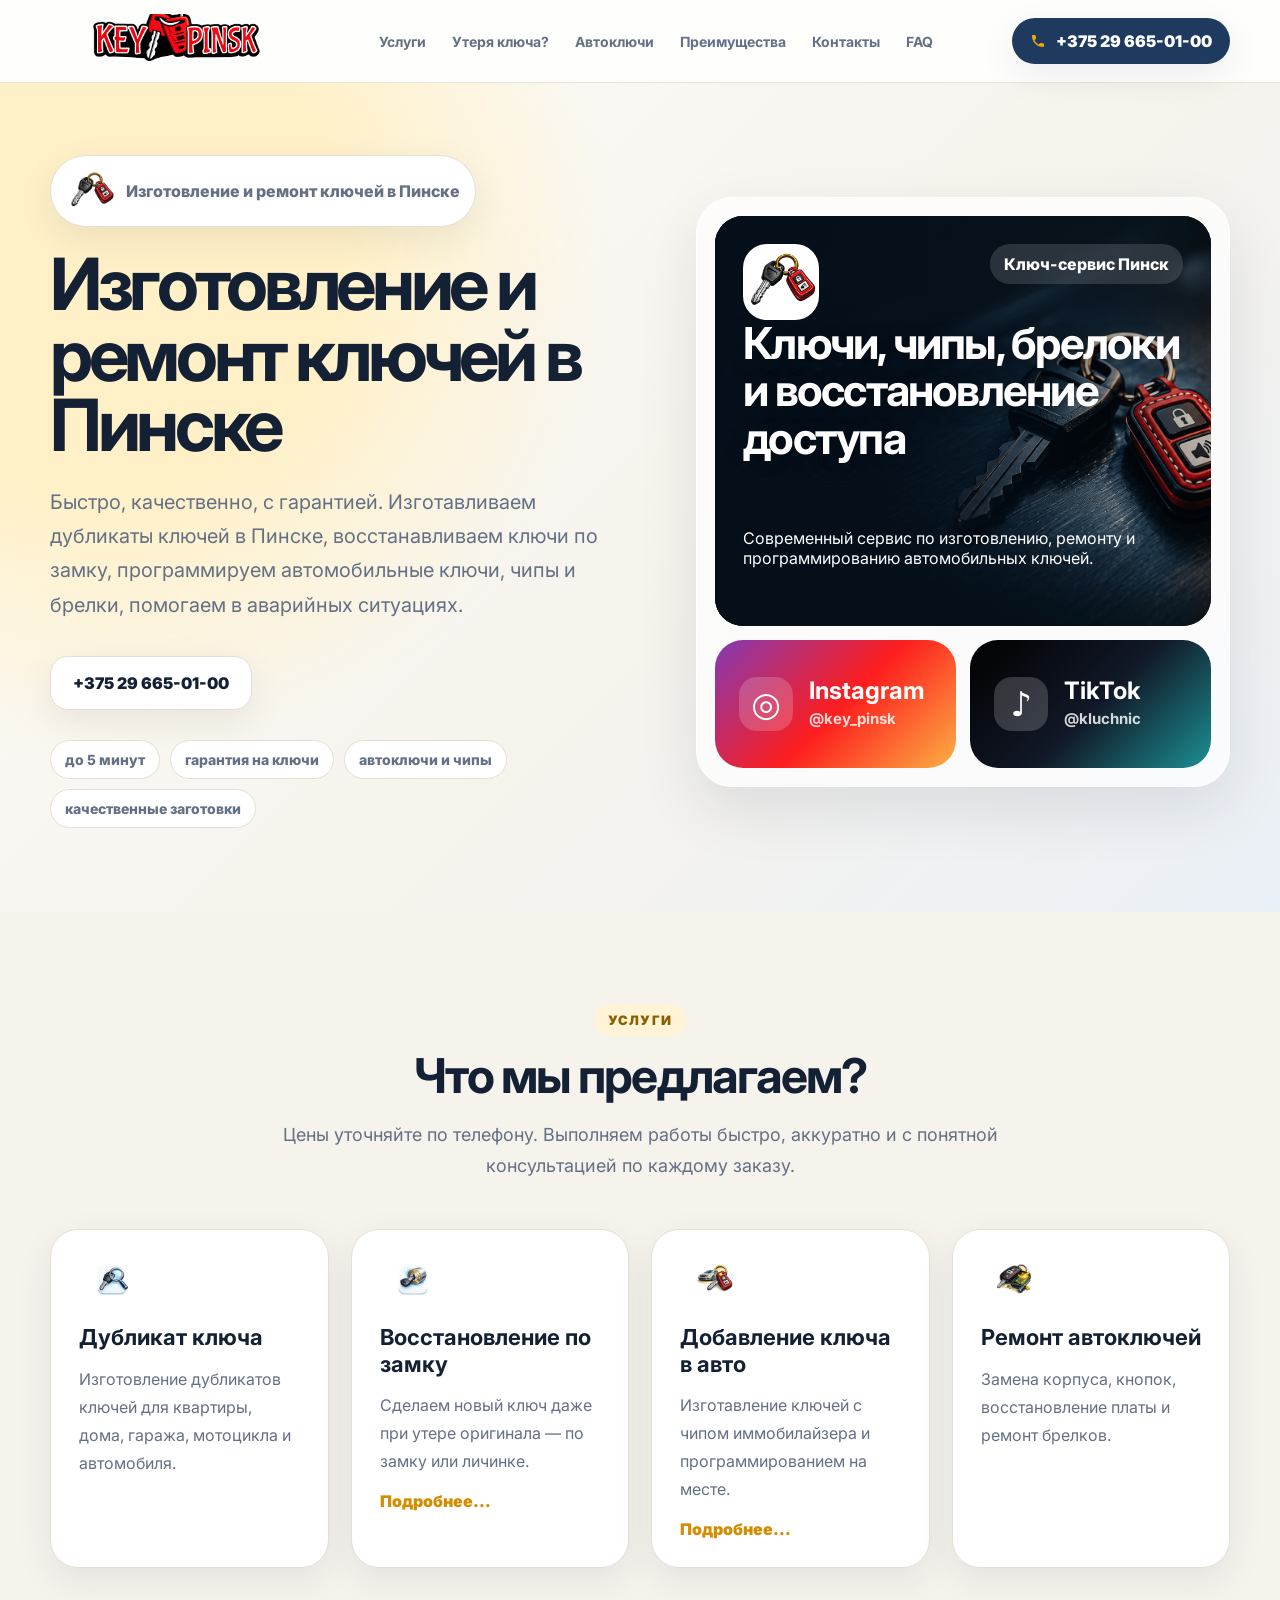
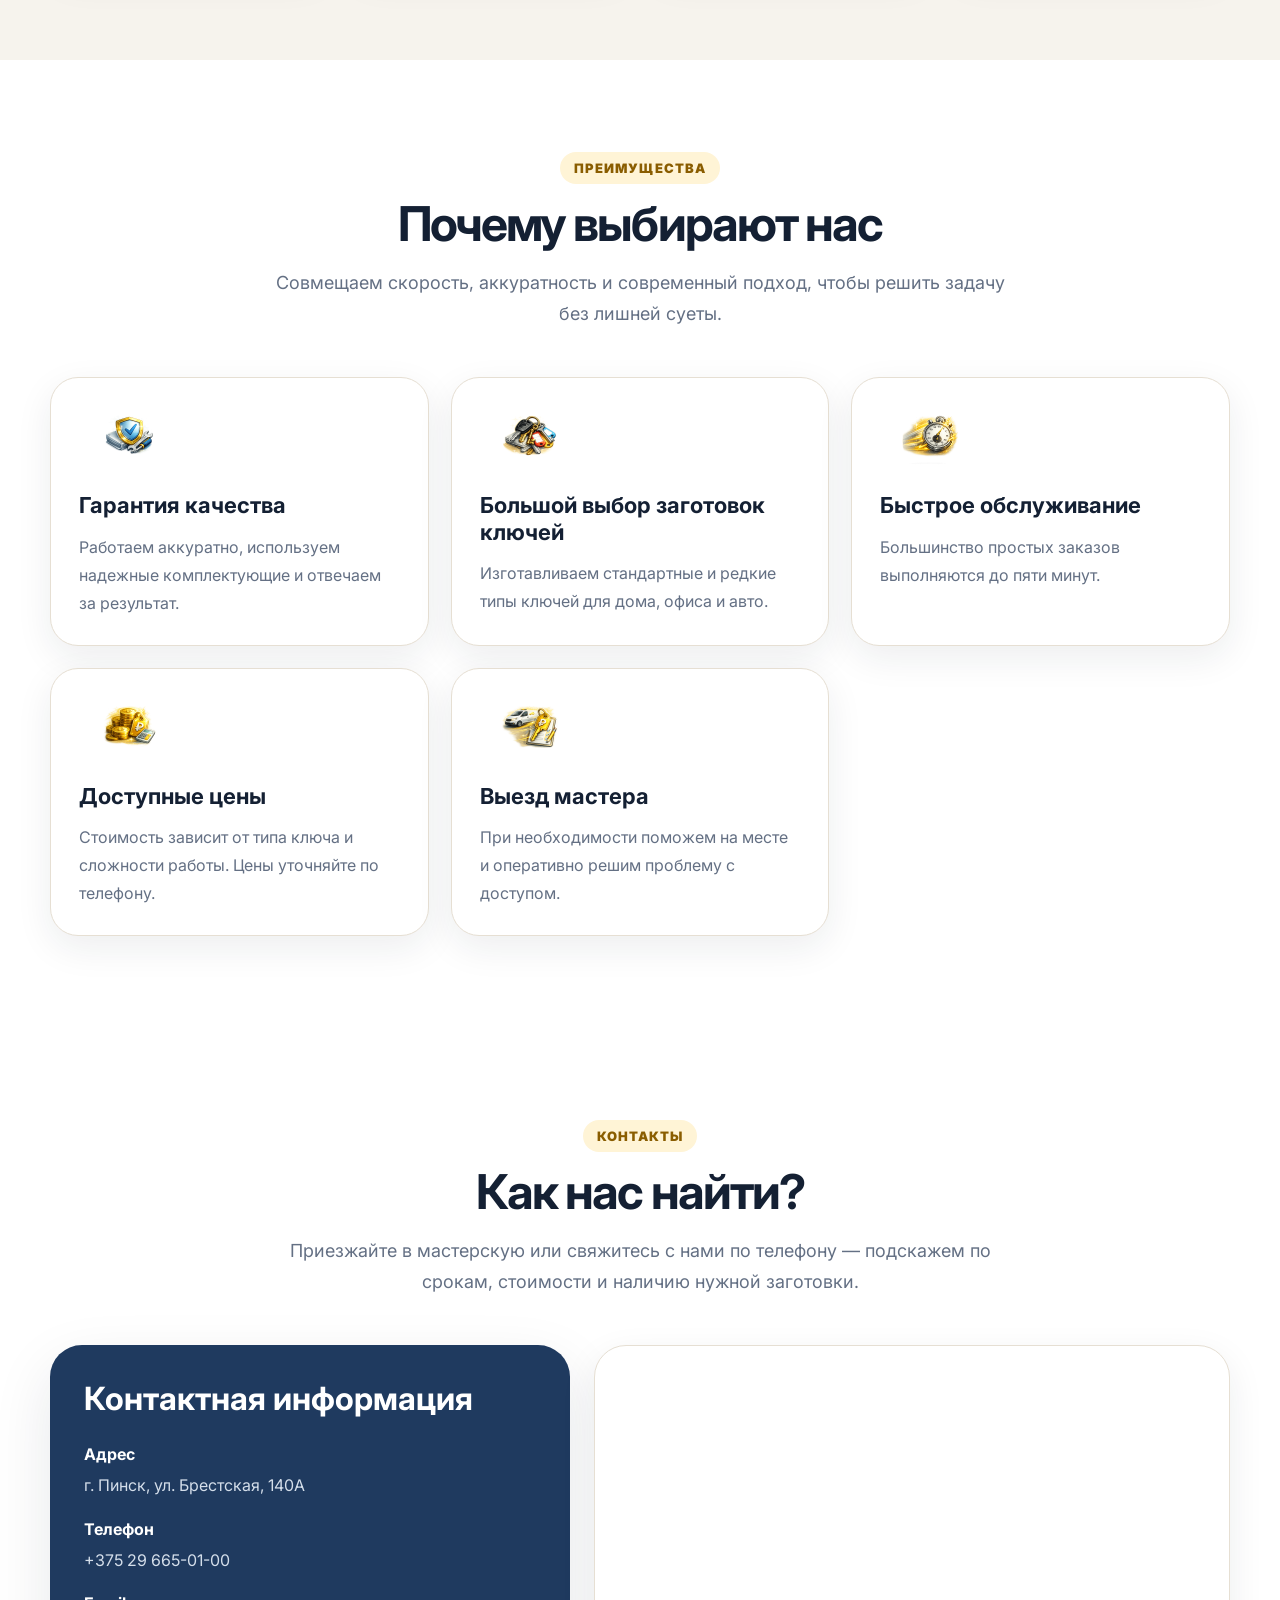
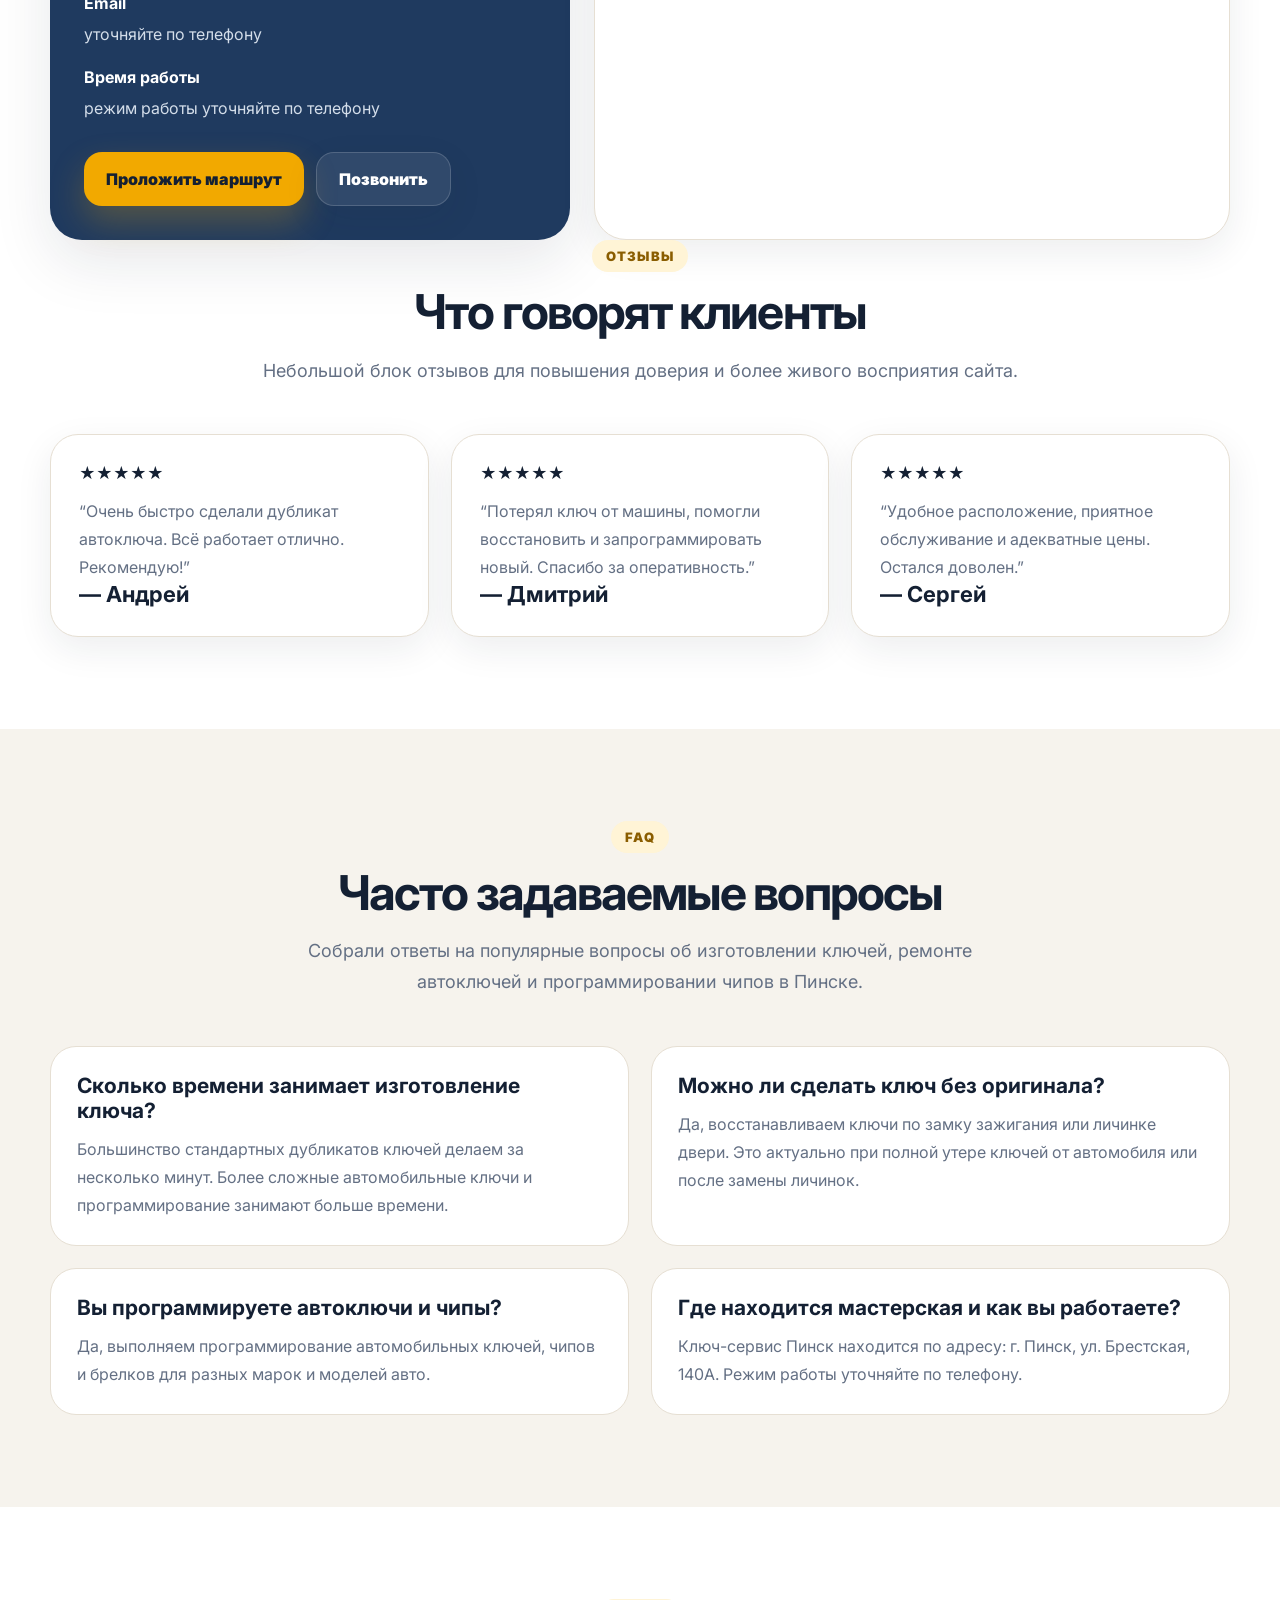
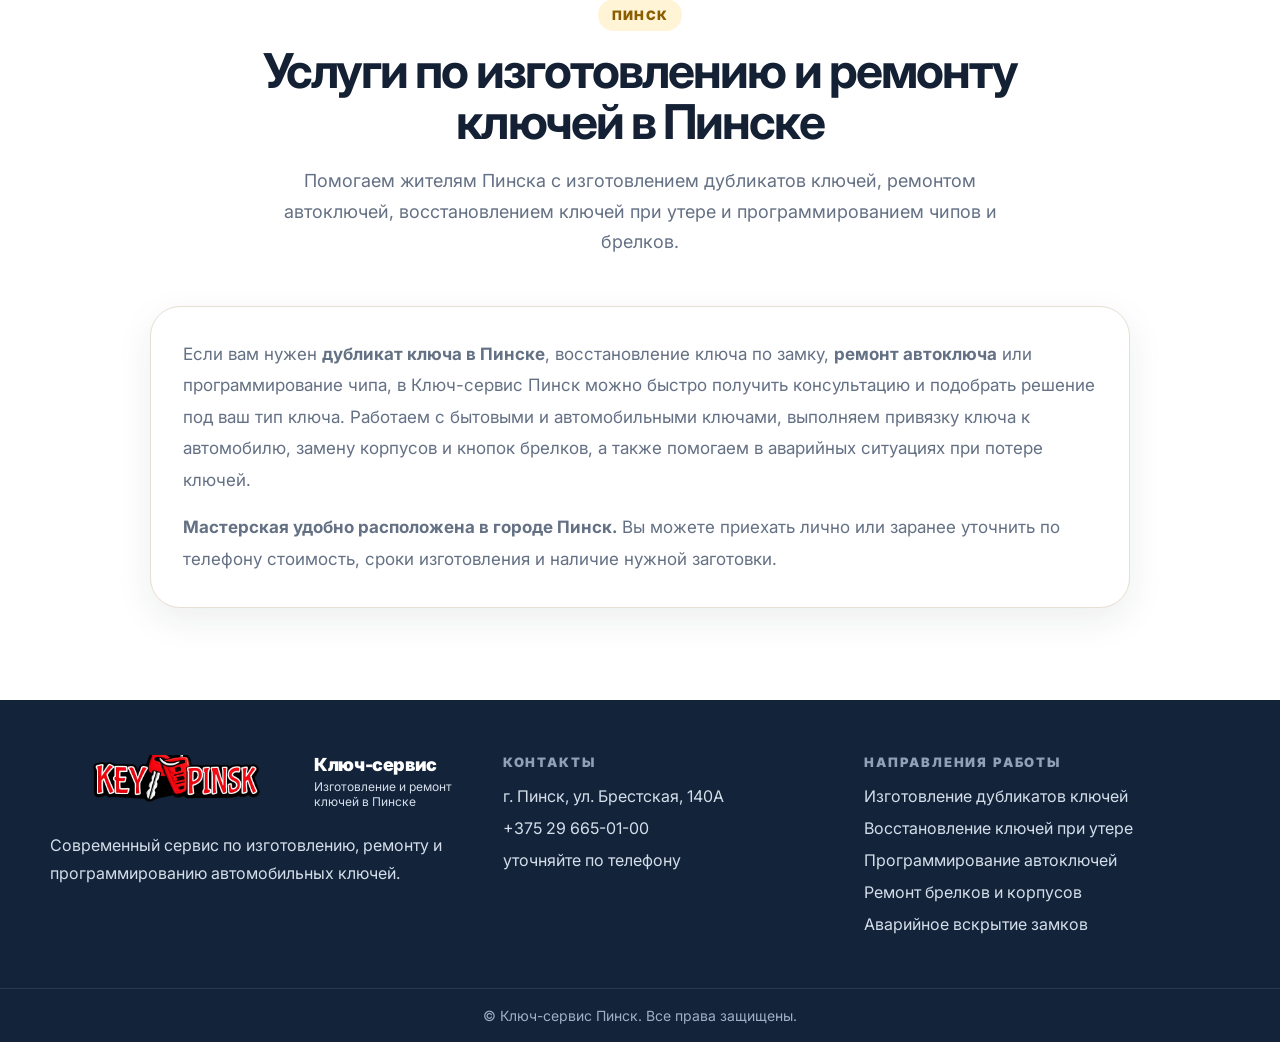
<file: index.html>
<!DOCTYPE html>
<html lang="ru">
<head>
  <meta charset="UTF-8" />
  <meta name="viewport" content="width=device-width, initial-scale=1.0" />
  <link rel="icon" href="favicon/android-chrome-192x192.png" sizes="any">
  <link rel="icon" type="image/png" sizes="32x32" href="favicon/favicon-32x32.png?v=2">
  <link rel="icon" type="image/png" sizes="16x16" href="favicon/favicon-16x16.png?v=2">
  <link rel="apple-touch-icon" sizes="180x180" href="apple-touch-icon.png?v=2">
  <link rel="manifest" href="site.webmanifest">
  <title>Изготовление и ремонт ключей в Пинске | Автоключи, чипы, брелки — Ключ-сервис</title>
  <meta
    name="description"
    content="Ключ-сервис Пинск — изготовление и ремонт ключей в Пинске. Дубликаты ключей, восстановление по замку, программирование автоключей, чипов, ремонт брелков и аварийное вскрытие замков. Режим работы уточняйте по телефону."
  />
  <meta name="robots" content="index, follow, max-image-preview:large" />
  <meta name="theme-color" content="#08111f" />
  <meta property="og:locale" content="ru_RU" />
  <meta property="og:type" content="website" />
  <meta property="og:title" content="Изготовление и ремонт ключей в Пинске | Ключ-сервис Пинск" />
  <meta property="og:description" content="Дубликаты ключей, восстановление по замку, программирование автоключей, чипов и ремонт брелков в Пинске. Режим работы уточняйте по телефону." />
  <meta property="og:site_name" content="Ключ-сервис Пинск" />
  <meta name="twitter:card" content="summary_large_image" />
  <meta name="twitter:title" content="Изготовление и ремонт ключей в Пинске | Ключ-сервис Пинск" />
  <meta name="twitter:description" content="Изготовление дубликатов ключей, программирование автоключей, ремонт брелков и аварийное вскрытие замков в Пинске." />
  <link rel="canonical" href="https://key-service-pinsk.by/" />
  <link rel="preconnect" href="https://fonts.googleapis.com" />
  <link rel="preconnect" href="https://fonts.gstatic.com" crossorigin />
  <link
    href="https://fonts.googleapis.com/css2?family=Inter:wght@400;500;600;700;800;900&display=swap"
    rel="stylesheet"
  />
  <link rel="stylesheet" href="styles.css" />
  <script type="application/ld+json">
    {
      "@context": "https://schema.org",
      "@graph": [
        {
          "@type": "AutoLocksmith",
          "@id": "https://key-service-pinsk.by/#business",
          "name": "Ключ-сервис Пинск",
          "url": "https://key-service-pinsk.by/",
          "telephone": "+375296650100",
          "email": "",
          "address": {
            "@type": "PostalAddress",
            "addressLocality": "Пинск",
            "streetAddress": "ул. Брестская, 140А",
            "addressCountry": "BY"
          },
          "openingHoursSpecification": [
            {
              "@type": "OpeningHoursSpecification",
              "dayOfWeek": [
                "Monday",
                "Tuesday",
                "Wednesday",
                "Thursday",
                "Friday",
                "Saturday",
                "Sunday"
              ],
              "opens": "09:00",
              "closes": "20:00"
            }
          ],
          "priceRange": "$$",
          "areaServed": "Пинск",
          "image": "https://key-service-pinsk.by/",
          "description": "Изготовление и ремонт ключей, программирование автоключей, ремонт брелков и аварийное вскрытие замков в Пинске."
        },
        {
          "@type": "WebSite",
          "@id": "https://key-service-pinsk.by/#website",
          "url": "https://key-service-pinsk.by/",
          "name": "Ключ-сервис Пинск",
          "inLanguage": "ru-BY"
        },
        {
          "@type": "FAQPage",
          "@id": "https://key-service-pinsk.by/#faq",
          "mainEntity": [
            {
              "@type": "Question",
              "name": "Сколько времени занимает изготовление дубликата ключа?",
              "acceptedAnswer": {
                "@type": "Answer",
                "text": "Большинство стандартных дубликатов ключей изготавливаем за несколько минут. Сложные автомобильные ключи и программирование занимают больше времени."
              }
            },
            {
              "@type": "Question",
              "name": "Можно ли восстановить Утеря ключа? оригинала?",
              "acceptedAnswer": {
                "@type": "Answer",
                "text": "Да, в Ключ-сервис Пинск можно восстановить ключ по замку или личинке даже при отсутствии оригинала."
              }
            },
            {
              "@type": "Question",
              "name": "Вы программируете автомобильные ключи и чипы?",
              "acceptedAnswer": {
                "@type": "Answer",
                "text": "Да, выполняем программирование и привязку автомобильных ключей, чипов и брелков для разных моделей авто."
              }
            },
            {
              "@type": "Question",
              "name": "Где находится мастерская Ключ-сервис Пинск?",
              "acceptedAnswer": {
                "@type": "Answer",
                "text": "Мастерская находится в Пинске по адресу: ул. Брестская, 140А. Режим работы уточняйте по телефону."
              }
            }
          ]
        }
      ]
    }
  </script>
</head>
<body data-theme="dark">
  <header class="header" id="top">
    <div class="container header__inner">
      <a href="#top" class="logo" aria-label="Ключ-сервис Пинск">
        <span class="logo__icon">
          <img src="assets/logo.png" alt="Логотип Ключ-сервис Пинск" width="56" height="56">
        </span>
      </a>

      <nav class="nav" id="nav">
        <a href="#services">Услуги</a>
        <a href="lost-key-recovery.html">Утеря ключа?</a>
        <a href="car-key-programming.html">Автоключи</a>
        <a href="#advantages">Преимущества</a>
        <a href="#contacts">Контакты</a>
        <a href="#faq">FAQ</a>
      </nav>

      <div class="header__actions">
        <a class="phone-link" href="tel:+375296650100">
          <svg viewBox="0 0 24 24" aria-hidden="true">
            <path d="M6.62 10.79a15.05 15.05 0 0 0 6.59 6.59l2.2-2.2a1 1 0 0 1 1-.24 11.2 11.2 0 0 0 3.51.56 1 1 0 0 1 1 1V20a1 1 0 0 1-1 1A17 17 0 0 1 3 4a1 1 0 0 1 1-1h3.5a1 1 0 0 1 1 1 11.2 11.2 0 0 0 .56 3.51 1 1 0 0 1-.24 1Z"/>
          </svg>
          +375 29 665-01-00
        </a>
        <button class="burger" id="burger" aria-label="Открыть меню" aria-expanded="false">
          <span></span>
          <span></span>
          <span></span>
        </button>
      </div>
    </div>

    <div class="mobile-menu" id="mobileMenu">
      <div class="container mobile-menu__inner">
        <a href="#services">Услуги</a>
        <a href="lost-key-recovery.html">Утеря ключа?</a>
        <a href="car-key-programming.html">Автоключи</a>
        <a href="#advantages">Преимущества</a>
        <a href="#contacts">Контакты</a>
        <a href="#faq">FAQ</a>
        <a class="mobile-menu__phone" href="tel:+375296650100">+375 29 665-01-00</a>
      </div>
    </div>
  </header>

  <main>
    <section class="hero section">
      <div class="hero__shape hero__shape--left"></div>
      <div class="hero__shape hero__shape--right"></div>

      <div class="container hero__grid">
        <div class="hero__content reveal">
          <div class="hero__badge">
            <img src="assets/logo-2.png" alt="Логотип Ключ-сервис Пинск" width="50" height="50">
            <span>Изготовление и ремонт ключей в Пинске</span>
          </div>

          <h1>Изготовление и ремонт ключей в Пинске</h1>

          <p class="hero__text">
            Быстро, качественно, с гарантией. Изготавливаем дубликаты ключей в Пинске, восстанавливаем ключи по замку,
            программируем автомобильные ключи, чипы и брелки, помогаем в аварийных ситуациях.
          </p>

          <div class="hero__buttons">
            <a class="btn btn--light" href="tel:+375296650100">+375 29 665-01-00</a>
          </div>

          <div class="hero__stats">
            <span>до 5 минут</span>
            <span>гарантия на ключи</span>
            <span>автоключи и чипы</span>
            <span>качественные заготовки</span>
          </div>
        </div>

        <div class="hero-card reveal reveal-delay-1">
          <div class="hero-card__main">
            <img src="assets/background.png" alt="" class="hero-bg">

            <div class="hero-card__content">
              <div class="hero-card__top">
                <div class="hero-card__icon">
                  <img src="assets/logo-2.png" alt="Логотип Ключ-сервис Пинск">
                </div>
                <span>Ключ-сервис Пинск</span>
              </div>

              <h2>Ключи, чипы, брелоки и восстановление доступа</h2>

              <p style="    margin-top: 15%;">
               Современный сервис по изготовлению, ремонту и программированию автомобильных ключей.
              </p>
            </div>
          </div>

          <div class="hero-card__side hero-socials" aria-label="Социальные сети">
            <a class="social-button social-button--instagram" href="https://www.instagram.com/key_pinsk" target="_blank" rel="noopener" aria-label="Instagram Key Pinsk">
              <span class="social-button__icon">◎</span>
              <span>
                <strong>Instagram</strong>
                <small>@key_pinsk</small>
              </span>
            </a>
            <a class="social-button social-button--tiktok" href="https://www.tiktok.com/@kluchnic?_r=1&amp;_t=ZS-97CJTupvoH6" target="_blank" rel="noopener" aria-label="TikTok Kluchnic">
              <span class="social-button__icon">♪</span>
              <span>
                <strong>TikTok</strong>
                <small>@kluchnic</small>
              </span>
            </a>
          </div>
        </div>
      </div>
    </section>

    <section class="section" id="services">
      <div class="container">
        <div class="section-heading reveal">
          <div class="section-badge">Услуги</div>
          <h2>Что мы предлагаем?</h2>
          <p>Цены уточняйте по телефону. Выполняем работы быстро, аккуратно и с понятной консультацией по каждому заказу.</p>
        </div>

        <div class="cards-grid cards-grid--services">
          <article class="card reveal">
            <div>
              <img src="assets/dyblikat_key.png" style="max-width: 30%;">
            </div>
            <h3>Дубликат ключа</h3>
            <p>Изготовление дубликатов ключей для квартиры, дома, гаража, мотоцикла и автомобиля.</p>
          </article>

          <article class="card reveal">
            <div>
              <img src="assets/key_for_lock.png" style="max-width: 30%;">
            </div>
            <a href="lost-key-recovery.html">
              <h3>Восстановление по замку</h3>
              <p>Сделаем новый ключ даже при утере оригинала — по замку или личинке.</p>
              <span class="card__link" >Подробнее...</span>
            </a>
          </article>

          <article class="card reveal">
            <div>
              <img src="assets/keys_for_cars.png" style="max-width: 30%;">
            </div>
            <a href="car-key-programming.html">
              <h3>Добавление ключа в авто</h3>
              <p>Изготавление ключей с чипом иммобилайзера и программированием на месте.</p>
              <span class="card__link">Подробнее...</span>
            </a>
            </article>

          <article class="card reveal">
            <div>
              <img src="assets/repair_keys.png" style="max-width: 30%;">
            </div>
            <h3>Ремонт автоключей</h3>
            <p>Замена корпуса, кнопок, восстановление платы и ремонт брелков.</p>
          </article>
        </div>
      </div>
    </section>

    <section class="section section--white" id="advantages">
      <div class="container">
        <div class="section-heading reveal">
          <div class="section-badge">Преимущества</div>
          <h2>Почему выбирают нас</h2>
          <p>Совмещаем скорость, аккуратность и современный подход, чтобы решить задачу без лишней суеты.</p>
        </div>

        <div class="cards-grid">
          <article class="feature-card reveal">
            <div>
              <img src="assets/okey_key.png" style="max-width: 30%;">
            </div>
            <h3>Гарантия качества</h3>
            <p>Работаем аккуратно, используем надежные комплектующие и отвечаем за результат.</p>
          </article>

          <article class="feature-card reveal">
            <div>
              <img src="assets/all_keys.png" style="max-width: 30%;">
            </div>
            <h3>Большой выбор заготовок ключей</h3>
            <p>Изготавливаем стандартные и редкие типы ключей для дома, офиса и авто.</p>
          </article>

          <article class="feature-card reveal">
            <div>
              <img src="assets/fast_time.png" style="max-width: 30%;">
            </div>
            <h3>Быстрое обслуживание</h3>
            <p>Большинство простых заказов выполняются до пяти минут.</p>
          </article>

          <article class="feature-card reveal">
            <div>
              <img src="assets/many.png" style="max-width: 30%;">
            </div>
            <h3>Доступные цены</h3>
            <p>Стоимость зависит от типа ключа и сложности работы. Цены уточняйте по телефону.</p>
          </article>

          <article class="feature-card reveal">
            <div>
              <img src="assets/road_keys.png" style="max-width: 30%;">
            </div>
            <h3>Выезд мастера</h3>
            <p>При необходимости поможем на месте и оперативно решим проблему с доступом.</p>
          </article>
        </div>
      </div>
    </section>

    <section class="section section--white" id="contacts">
      <div class="container">
        <div class="section-heading reveal">
          <div class="section-badge">Контакты</div>
          <h2>Как нас найти?</h2>
          <p>Приезжайте в мастерскую или свяжитесь с нами по телефону — подскажем по срокам, стоимости и наличию нужной заготовки.</p>
        </div>

        <div class="contacts-grid">
          <div class="contacts-card reveal">
            <h3>Контактная информация</h3>

            <div class="contact-item">
              <strong>Адрес</strong>
              <span>г. Пинск, ул. Брестская, 140А</span>
            </div>

            <div class="contact-item">
              <strong>Телефон</strong>
              <a href="tel:+375296650100">+375 29 665-01-00</a>
            </div>

            <div class="contact-item">
              <strong>Email</strong>
              <span>уточняйте по телефону</span>
            </div>

            <div class="contact-item">
              <strong>Время работы</strong>
              <span>режим работы уточняйте по телефону</span>
            </div>

            <div class="contacts-card__actions">
              <a
                class="btn btn--accent"
                href="https://yandex.com/maps/21510/pinsk/?l=sat%2Cskl&ll=26.051021%2C52.113895&mode=poi&poi%5Bpoint%5D=26.051012%2C52.114238&poi%5Buri%5D=ymapsbm1%3A%2F%2Forg%3Foid%3D156966710514&z=18" target="_blank"
                rel="noreferrer">
                Проложить маршрут
              </a>
              <a class="btn btn--ghost" href="tel:+375296650100">Позвонить</a>
            </div>
          </div>

          <div class="map-card reveal reveal-delay-1">
            <iframe
              title="Яндекс Карта Ключ-сервис Пинск"
              src="https://yandex.com/map-widget/v1/?ll=26.051021%2C52.113895&mode=poi&poi%5Bpoint%5D=26.051012%2C52.114238&poi%5Buri%5D=ymapsbm1%3A%2F%2Forg%3Foid%3D156966710514&z=18"
              width="100%"
              height="420"
              frameborder="0"
              allowfullscreen="true"
              loading="lazy"
            ></iframe>
          </div>
        </div>

        <div class="reviews">
          <div class="section-heading reveal">
            <div class="section-badge">Отзывы</div>
            <h2>Что говорят клиенты</h2>
            <p>Небольшой блок отзывов для повышения доверия и более живого восприятия сайта.</p>
          </div>

          <div class="cards-grid cards-grid--reviews">
            <article class="review-card reveal">
              <div class="stars">★★★★★</div>
              <p>“Очень быстро сделали дубликат автоключа. Всё работает отлично. Рекомендую!”</p>
              <strong>— Андрей</strong>
            </article>

            <article class="review-card reveal">
              <div class="stars">★★★★★</div>
              <p>“Потерял ключ от машины, помогли восстановить и запрограммировать новый. Спасибо за оперативность.”</p>
              <strong>— Дмитрий</strong>
            </article>

            <article class="review-card reveal">
              <div class="stars">★★★★★</div>
              <p>“Удобное расположение, приятное обслуживание и адекватные цены. Остался доволен.”</p>
              <strong>— Сергей</strong>
            </article>
          </div>
        </div>
      </div>
    </section>

    <section class="section" id="faq">
      <div class="container">
        <div class="section-heading reveal">
          <div class="section-badge">FAQ</div>
          <h2>Часто задаваемые вопросы</h2>
          <p>Собрали ответы на популярные вопросы об изготовлении ключей, ремонте автоключей и программировании чипов в Пинске.</p>
        </div>

        <div class="faq-grid">
          <article class="faq-card reveal">
            <h3>Сколько времени занимает изготовление ключа?</h3>
            <p>Большинство стандартных дубликатов ключей делаем за несколько минут. Более сложные автомобильные ключи и программирование занимают больше времени.</p>
          </article>

          <article class="faq-card reveal">
            <h3>Можно ли сделать ключ без оригинала?</h3>
            <p>Да, восстанавливаем ключи по замку зажигания или личинке двери. Это актуально при полной утере ключей от автомобиля или после замены личинок.</p>
          </article>

          <article class="faq-card reveal">
            <h3>Вы программируете автоключи и чипы?</h3>
            <p>Да, выполняем программирование автомобильных ключей, чипов и брелков для разных марок и моделей авто.</p>
          </article>

          <article class="faq-card reveal">
            <h3>Где находится мастерская и как вы работаете?</h3>
            <p>Ключ-сервис Пинск находится по адресу: г. Пинск, ул. Брестская, 140А. Режим работы уточняйте по телефону.</p>
          </article>
        </div>
      </div>
    </section>

    <section class="section section--white" id="service-areas">
      <div class="container">
        <div class="section-heading reveal">
          <div class="section-badge">Пинск</div>
          <h2>Услуги по изготовлению и ремонту ключей в Пинске</h2>
          <p>Помогаем жителям Пинска с изготовлением дубликатов ключей, ремонтом автоключей, восстановлением ключей при утере и программированием чипов и брелков.</p>
        </div>
        <div class="seo-text reveal">
          <p>Если вам нужен <strong>дубликат ключа в Пинске</strong>, восстановление ключа по замку, <strong>ремонт автоключа</strong> или программирование чипа, в Ключ-сервис Пинск можно быстро получить консультацию и подобрать решение под ваш тип ключа. Работаем с бытовыми и автомобильными ключами, выполняем привязку ключа к автомобилю, замену корпусов и кнопок брелков, а также помогаем в аварийных ситуациях при потере ключей.</p>
          <p><strong>Мастерская удобно расположена в городе Пинск.</strong> Вы можете приехать лично или заранее уточнить по телефону стоимость, сроки изготовления и наличие нужной заготовки.</p>
        </div>
      </div>
    </section>

  </main>

  <footer class="footer">
    <div class="container footer__grid">
      <div>
        <div class="logo logo--footer">
          <span class="logo__icon">
            <img src="assets/logo.png" alt="Логотип Ключ-сервис Пинск" width="56" height="56">
          </span>
          <span class="logo__text">
            <strong>Ключ-сервис</strong>
            <small>Изготовление и ремонт ключей в Пинске</small>
          </span>
        </div>
        <p class="footer__text">
          Современный сервис по изготовлению, ремонту и программированию автомобильных ключей.
        </p>
      </div>

      <div>
        <p class="footer__title">Контакты</p>
        <div class="footer__links">
          <span>г. Пинск, ул. Брестская, 140А</span>
          <a href="tel:+375296650100">+375 29 665-01-00</a>
          <span>уточняйте по телефону</span>
        </div>
      </div>

      <div>
        <p class="footer__title">Направления работы</p>
        <div class="footer__links">
          <span>Изготовление дубликатов ключей</span>
          <a href="lost-key-recovery.html">Восстановление ключей при утере</a>
          <a href="car-key-programming.html">Программирование автоключей</a>
          <span>Ремонт брелков и корпусов</span>
          <span>Аварийное вскрытие замков</span>
        </div>
      </div>
    </div>

    <div class="footer__bottom">
      © Ключ-сервис Пинск. Все права защищены.
    </div>
  </footer>

  <script src="script.js"></script>

  <a class="mobile-call-sticky" href="tel:+375296650100" aria-label="+375 29 665-01-00">
    <span class="mobile-call-sticky__icon" aria-hidden="true">☎</span>
    <strong>+375 29 665-01-00</strong>
  </a>

</body>
</html>
</file>
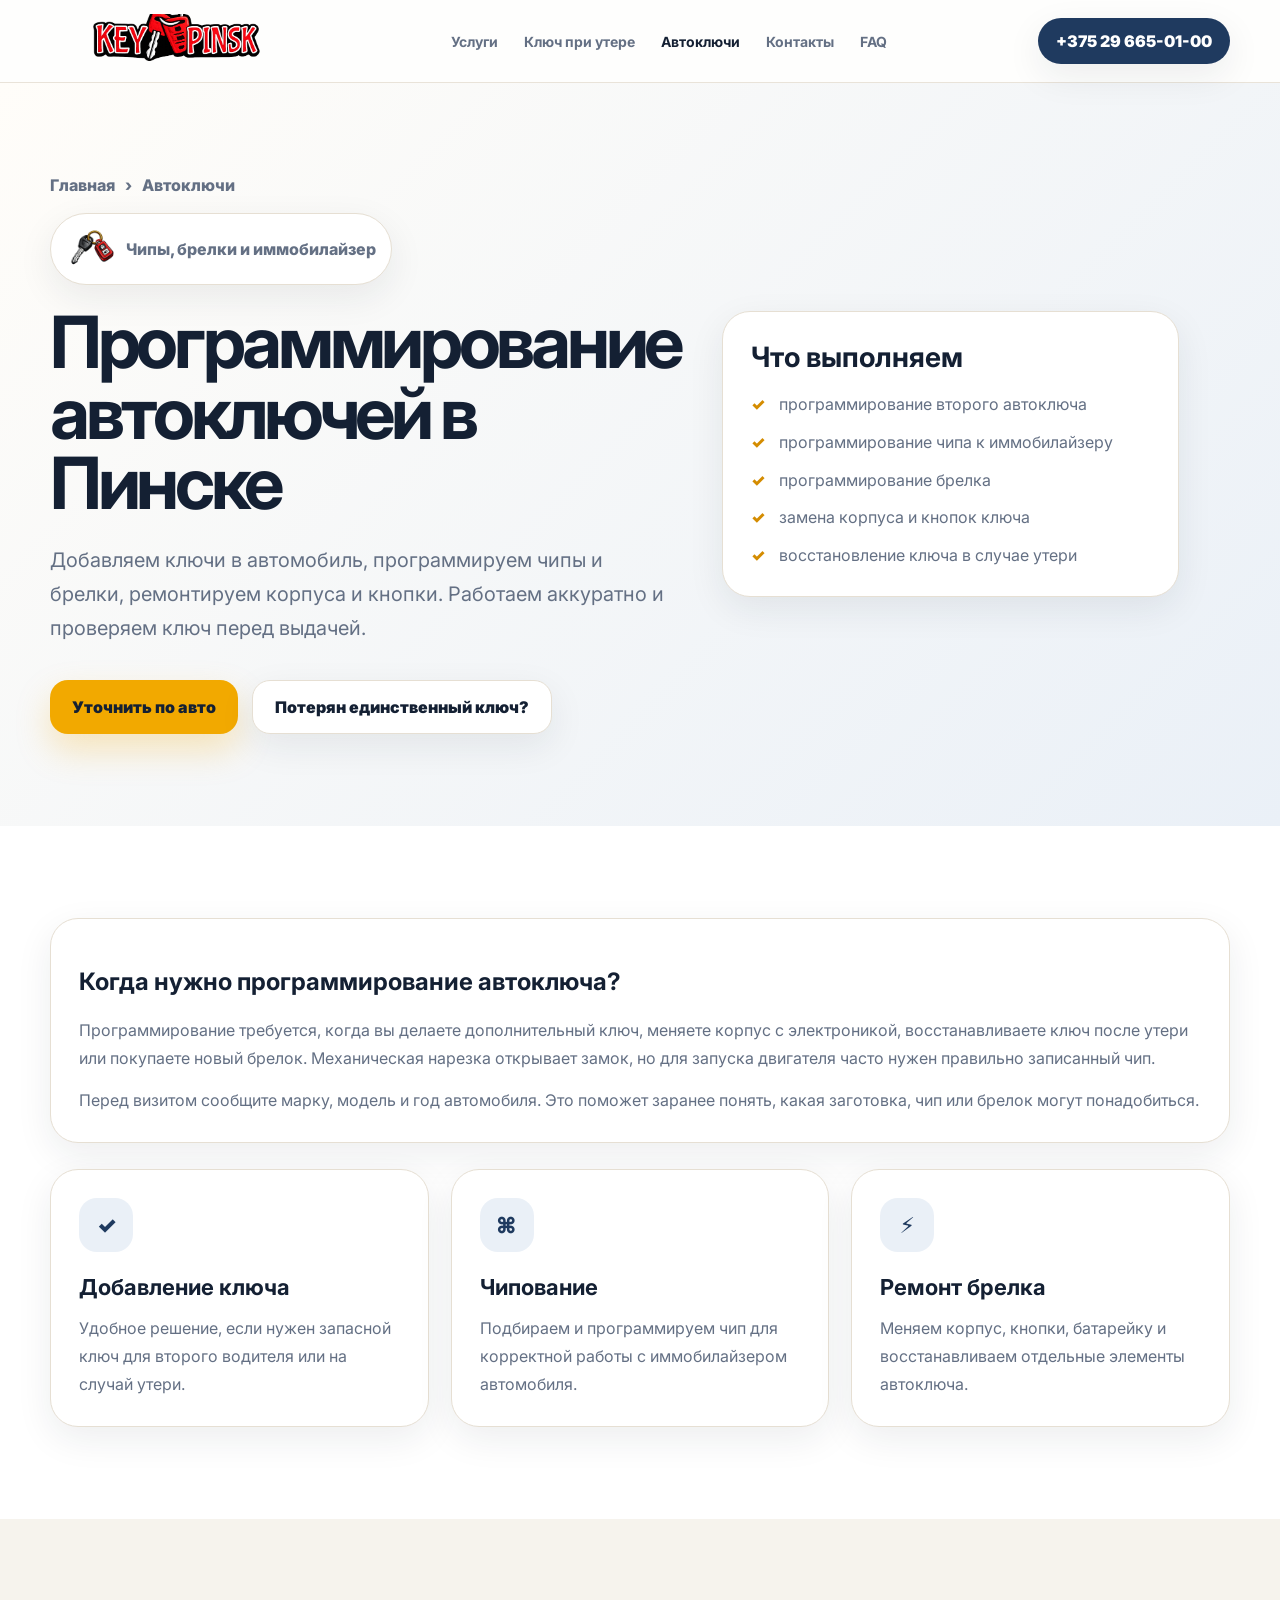
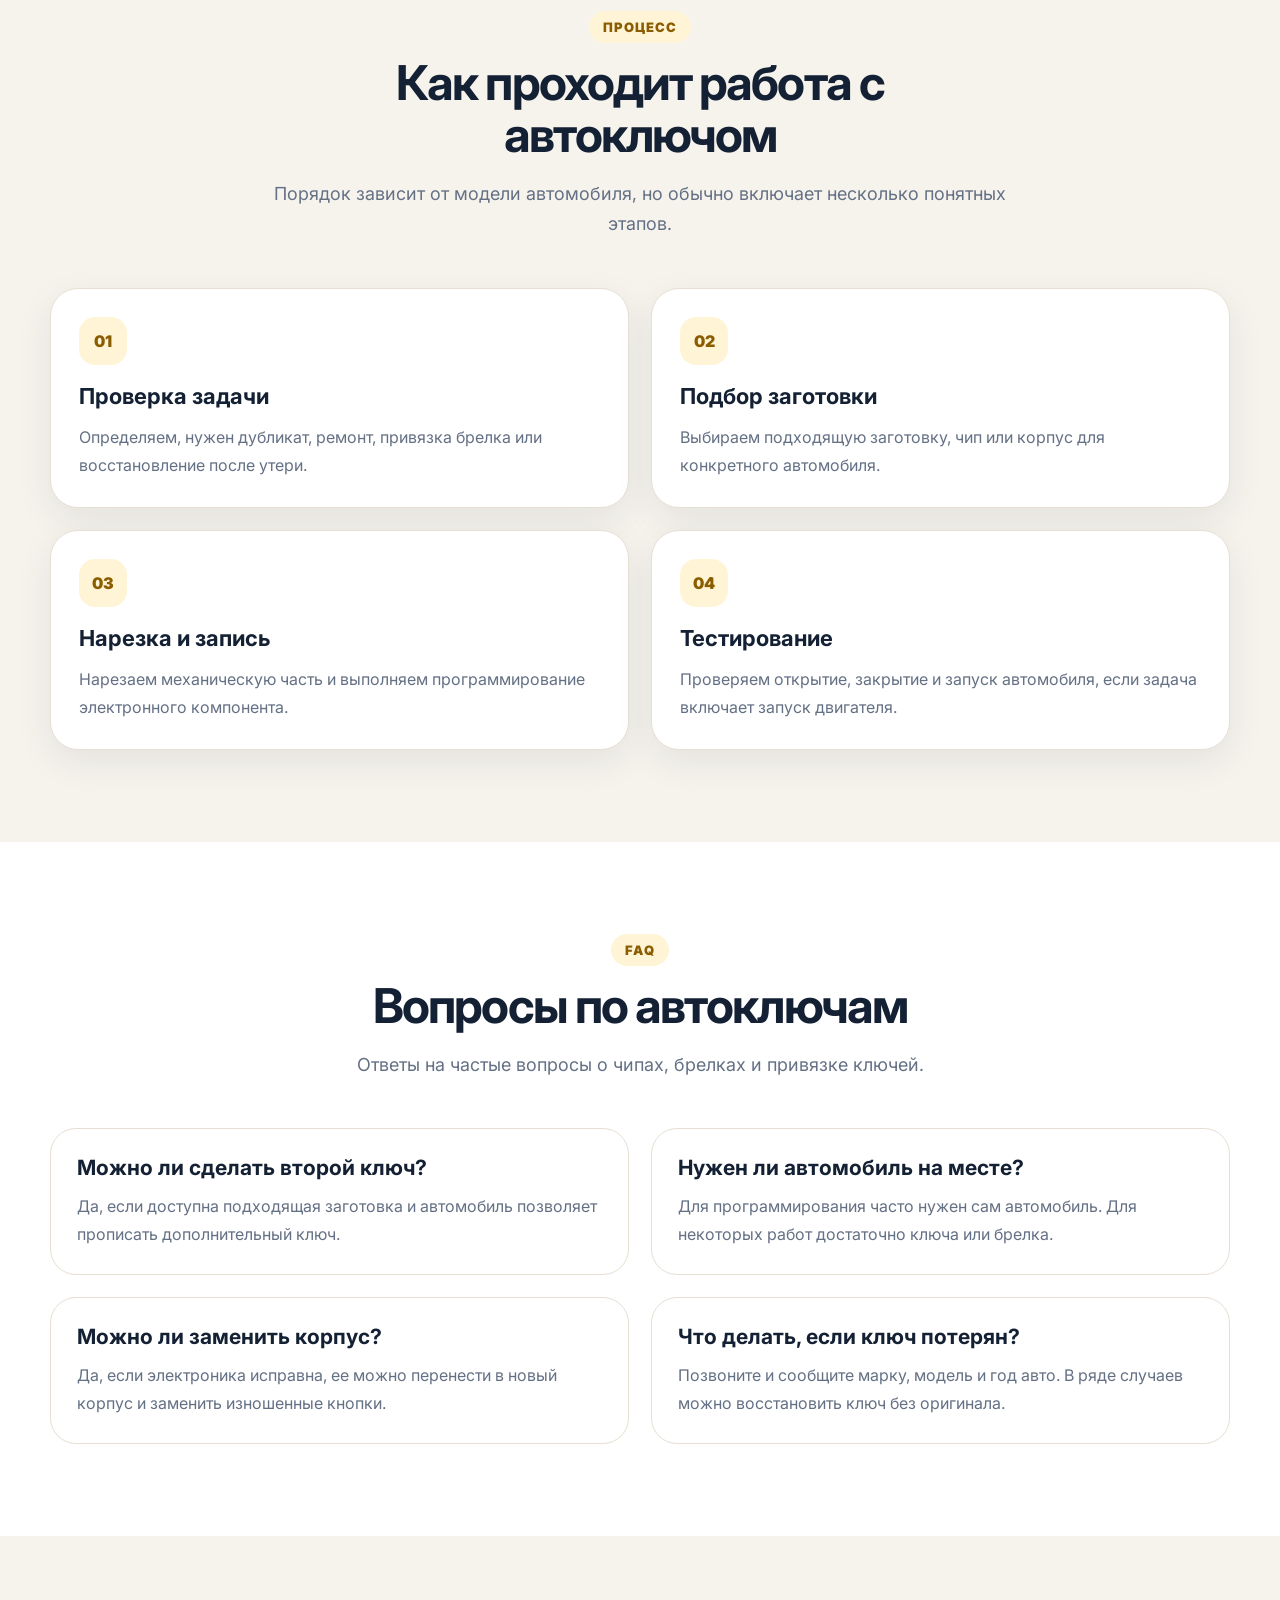
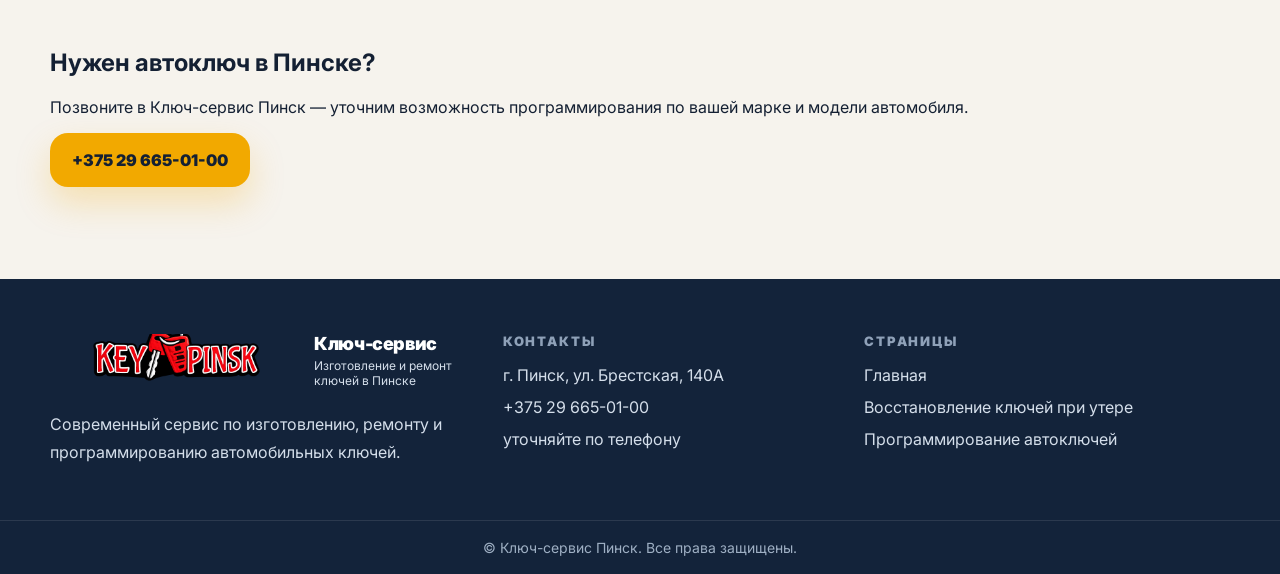
<file: car-key-programming.html>
<!DOCTYPE html>
<html lang="ru" data-theme="dark">
<head>
  <meta charset="UTF-8" />
  <meta name="viewport" content="width=device-width, initial-scale=1.0" />
  <link rel="icon" href="favicon/android-chrome-192x192.png" sizes="any">
  <link rel="icon" type="image/png" sizes="32x32" href="favicon/favicon-32x32.png?v=2">
  <link rel="icon" type="image/png" sizes="16x16" href="favicon/favicon-16x16.png?v=2">
  <link rel="apple-touch-icon" sizes="180x180" href="apple-touch-icon.png?v=2">
  <link rel="manifest" href="site.webmanifest">
  <title>Программирование автоключей в Пинске | Чипы и брелки — Ключ-сервис Пинск</title>
  <meta name="description" content="Программирование автоключей, чипов и брелков в Пинске. Добавление ключа в автомобиль, привязка иммобилайзера, замена корпуса и ремонт кнопок. Ключ-сервис Пинск, режим работы уточняйте по телефону." />
  <meta name="keywords" content="программирование автоключей Пинск, чип ключ Пинск, привязка ключа авто, ремонт брелка авто, добавить ключ в автомобиль, Ключ-сервис Пинск" />
  <meta name="robots" content="index, follow, max-image-preview:large" />
  <meta name="theme-color" content="#08111f" />
  <meta property="og:locale" content="ru_RU" />
  <meta property="og:type" content="article" />
  <meta property="og:title" content="Программирование автоключей в Пинске | Ключ-сервис Пинск" />
  <meta property="og:description" content="Добавление и привязка автомобильных ключей, чипов и брелков. Ремонт корпусов и кнопок автоключей в Пинске." />
  <meta property="og:site_name" content="Ключ-сервис Пинск" />
  <meta name="twitter:card" content="summary_large_image" />
  <meta name="twitter:title" content="Программирование автоключей в Пинске" />
  <meta name="twitter:description" content="Привязка автоключей, чипов и брелков. Ремонт корпусов и кнопок. Ключ-сервис Пинск." />
  <link rel="canonical" href="https://key-service-pinsk.by/car-key-programming.html" />
  <link rel="preconnect" href="https://fonts.googleapis.com" />
  <link rel="preconnect" href="https://fonts.gstatic.com" crossorigin />
  <link href="https://fonts.googleapis.com/css2?family=Inter:wght@400;500;600;700;800;900&display=swap" rel="stylesheet" />
  <link rel="stylesheet" href="styles.css" />
  <script type="application/ld+json">
    {
      "@context": "https://schema.org",
      "@graph": [
        {
          "@type": "Service",
          "@id": "https://key-service-pinsk.by/car-key-programming.html#service",
          "name": "Программирование автоключей в Пинске",
          "serviceType": "Программирование автомобильных ключей, чипов и брелков",
          "areaServed": "Пинск",
          "provider": {
            "@type": "AutoLocksmith",
            "name": "Ключ-сервис Пинск",
            "telephone": "+375296650100",
            "address": {
              "@type": "PostalAddress",
              "addressLocality": "Пинск",
              "streetAddress": "ул. Брестская, 140А",
              "addressCountry": "BY"
            }
          },
          "description": "Добавление, программирование и привязка автомобильных ключей, чипов и брелков."
        },
        {
          "@type": "FAQPage",
          "@id": "https://key-service-pinsk.by/car-key-programming.html#faq",
          "mainEntity": [
            {
              "@type": "Question",
              "name": "Можно ли добавить второй ключ в автомобиль?",
              "acceptedAnswer": {
                "@type": "Answer",
                "text": "Да, если система автомобиля позволяет добавить ключ, мастер выполнит нарезку, чипование и программирование."
              }
            },
            {
              "@type": "Question",
              "name": "Можно ли отремонтировать брелок автоключа?",
              "acceptedAnswer": {
                "@type": "Answer",
                "text": "Да, выполняется замена корпуса, кнопок, батарейки и восстановление отдельных элементов брелка в зависимости от состояния ключа."
              }
            }
          ]
        }
      ]
    }
  </script>
</head>
<body data-theme="dark">
  <header class="header" id="top">
    <div class="container header__inner">
      <a href="index.html" class="logo" aria-label="Ключ-сервис Пинск">
         <span class="logo__icon">
          <img src="assets/logo.png" alt="Логотип Ключ-сервис Пинск" width="56" height="56">
        </span>
      </a>
      <nav class="nav" id="nav"><a href="index.html#services">Услуги</a><a href="lost-key-recovery.html">Ключ при утере</a><a href="car-key-programming.html" aria-current="page">Автоключи</a><a href="index.html#contacts">Контакты</a><a href="index.html#faq">FAQ</a></nav>
      <div class="header__actions"><a class="phone-link" href="tel:+375296650100">+375 29 665-01-00</a>
        <button class="burger" id="burger" aria-label="Открыть меню" aria-expanded="false"><span></span><span></span><span></span></button></div>
    </div>
    <div class="mobile-menu" id="mobileMenu"><div class="container mobile-menu__inner"><a href="index.html#services">Услуги</a><a href="lost-key-recovery.html">Ключ при утере</a><a href="car-key-programming.html">Автоключи</a><a href="index.html#contacts">Контакты</a><a href="tel:+375296650100" class="mobile-menu__phone">+375 29 665-01-00</a></div></div>
  </header>

  <main>
    <section class="page-hero section">
      <div class="hero__shape hero__shape--left"></div><div class="hero__shape hero__shape--right"></div>
      <div class="container page-hero__grid">
        <div class="reveal">
          <div class="breadcrumbs"><a href="index.html">Главная</a><span>›</span><span>Автоключи</span></div>
          <div class="hero__badge">
            <img src="assets/logo-2.png" alt="Логотип Ключ-сервис Пинск" width="50" height="50">
            <span>Чипы, брелки и иммобилайзер</span>
          </div>
          <h1>Программирование автоключей в Пинске</h1>
          <p class="hero__text">Добавляем ключи в автомобиль, программируем чипы и брелки, ремонтируем корпуса и кнопки. Работаем аккуратно и проверяем ключ перед выдачей.</p>
          <div class="hero__buttons"><a class="btn btn--accent" href="tel:+375296650100">Уточнить по авто</a><a class="btn btn--light" href="lost-key-recovery.html">Потерян единственный ключ?</a></div>
        </div>
        <aside class="service-summary reveal reveal-delay-1">
          <h2>Что выполняем</h2>
            <ul>
              <li>программирование второго автоключа</li>
              <li>программирование чипа к иммобилайзеру</li>
              <li>программирование брелка</li>
              <li>замена корпуса и кнопок ключа</li>
              <li>восстановление ключа в случае утери</li>
            </ul>
          </aside>
      </div>
    </section>

    <section class="section section--white">
      <div class="container page-content">
        <article class="content-card reveal"><h2>Когда нужно программирование автоключа?</h2><p>Программирование требуется, когда вы делаете дополнительный ключ, меняете корпус с электроникой, восстанавливаете ключ после утери или покупаете новый брелок. Механическая нарезка открывает замок, но для запуска двигателя часто нужен правильно записанный чип.</p><p>Перед визитом сообщите марку, модель и год автомобиля. Это поможет заранее понять, какая заготовка, чип или брелок могут понадобиться.</p></article>
        <div class="cards-grid">
          <article class="feature-card reveal"><div class="feature-card__icon">✓</div><h3>Добавление ключа</h3><p>Удобное решение, если нужен запасной ключ для второго водителя или на случай утери.</p></article>
          <article class="feature-card reveal"><div class="feature-card__icon">⌘</div><h3>Чипование</h3><p>Подбираем и программируем чип для корректной работы с иммобилайзером автомобиля.</p></article>
          <article class="feature-card reveal"><div class="feature-card__icon">⚡</div><h3>Ремонт брелка</h3><p>Меняем корпус, кнопки, батарейку и восстанавливаем отдельные элементы автоключа.</p></article>
        </div>
      </div>
    </section>

    <section class="section">
      <div class="container">
        <div class="section-heading reveal"><div class="section-badge">Процесс</div><h2>Как проходит работа с автоключом</h2><p>Порядок зависит от модели автомобиля, но обычно включает несколько понятных этапов.</p></div>
        <div class="steps-grid"><div class="step-card reveal"><span>01</span><h3>Проверка задачи</h3><p>Определяем, нужен дубликат, ремонт, привязка брелка или восстановление после утери.</p></div><div class="step-card reveal"><span>02</span><h3>Подбор заготовки</h3><p>Выбираем подходящую заготовку, чип или корпус для конкретного автомобиля.</p></div><div class="step-card reveal"><span>03</span><h3>Нарезка и запись</h3><p>Нарезаем механическую часть и выполняем программирование электронного компонента.</p></div><div class="step-card reveal"><span>04</span><h3>Тестирование</h3><p>Проверяем открытие, закрытие и запуск автомобиля, если задача включает запуск двигателя.</p></div></div>
      </div>
    </section>

    <section class="section section--white">
      <div class="container">
        <div class="section-heading reveal"><div class="section-badge">FAQ</div><h2>Вопросы по автоключам</h2><p>Ответы на частые вопросы о чипах, брелках и привязке ключей.</p></div>
        <div class="faq-grid"><article class="faq-card reveal"><h3>Можно ли сделать второй ключ?</h3><p>Да, если доступна подходящая заготовка и автомобиль позволяет прописать дополнительный ключ.</p></article><article class="faq-card reveal"><h3>Нужен ли автомобиль на месте?</h3><p>Для программирования часто нужен сам автомобиль. Для некоторых работ достаточно ключа или брелка.</p></article><article class="faq-card reveal"><h3>Можно ли заменить корпус?</h3><p>Да, если электроника исправна, ее можно перенести в новый корпус и заменить изношенные кнопки.</p></article><article class="faq-card reveal"><h3>Что делать, если ключ потерян?</h3><p>Позвоните и сообщите марку, модель и год авто. В ряде случаев можно восстановить ключ без оригинала.</p></article></div>
      </div>
    </section>

    <section class="section"><div class="container cta-card reveal"><h2>Нужен автоключ в Пинске?</h2><p>Позвоните в Ключ-сервис Пинск — уточним возможность программирования по вашей марке и модели автомобиля.</p><a class="btn btn--accent" href="tel:+375296650100">+375 29 665-01-00</a></div></section>
  </main>

  <footer class="footer">
    <div class="container footer__grid">
      <div>
        <div class="logo logo--footer">
          <span class="logo__icon">
            <img src="assets/logo.png" alt="Логотип Ключ-сервис Пинск" width="56" height="56">
          </span>
          <span class="logo__text">
            <strong>Ключ-сервис</strong>
            <small>Изготовление и ремонт ключей в Пинске</small>
          </span>
        </div>
        <p class="footer__text">
          Современный сервис по изготовлению, ремонту и программированию автомобильных ключей.
        </p>
      </div>
    <div><p class="footer__title">Контакты</p><div class="footer__links"><span>г. Пинск, ул. Брестская, 140А</span><a href="tel:+375296650100">+375 29 665-01-00</a><span>уточняйте по телефону</span></div></div><div><p class="footer__title">Страницы</p><div class="footer__links"><a href="index.html">Главная</a><a href="lost-key-recovery.html">Восстановление ключей при утере</a><a href="car-key-programming.html">Программирование автоключей</a></div></div></div><div class="footer__bottom">© Ключ-сервис Пинск. Все права защищены.</div></footer>
  <script src="script.js"></script>

  <a class="mobile-call-sticky" href="tel:+375296650100" aria-label="Позвонить +375 29 665-01-00">
    <span class="mobile-call-sticky__icon" aria-hidden="true">☎</span>
    <span>Позвонить</span>
    <strong>+375 29 665-01-00</strong>
  </a>

</body>
</html>
</file>
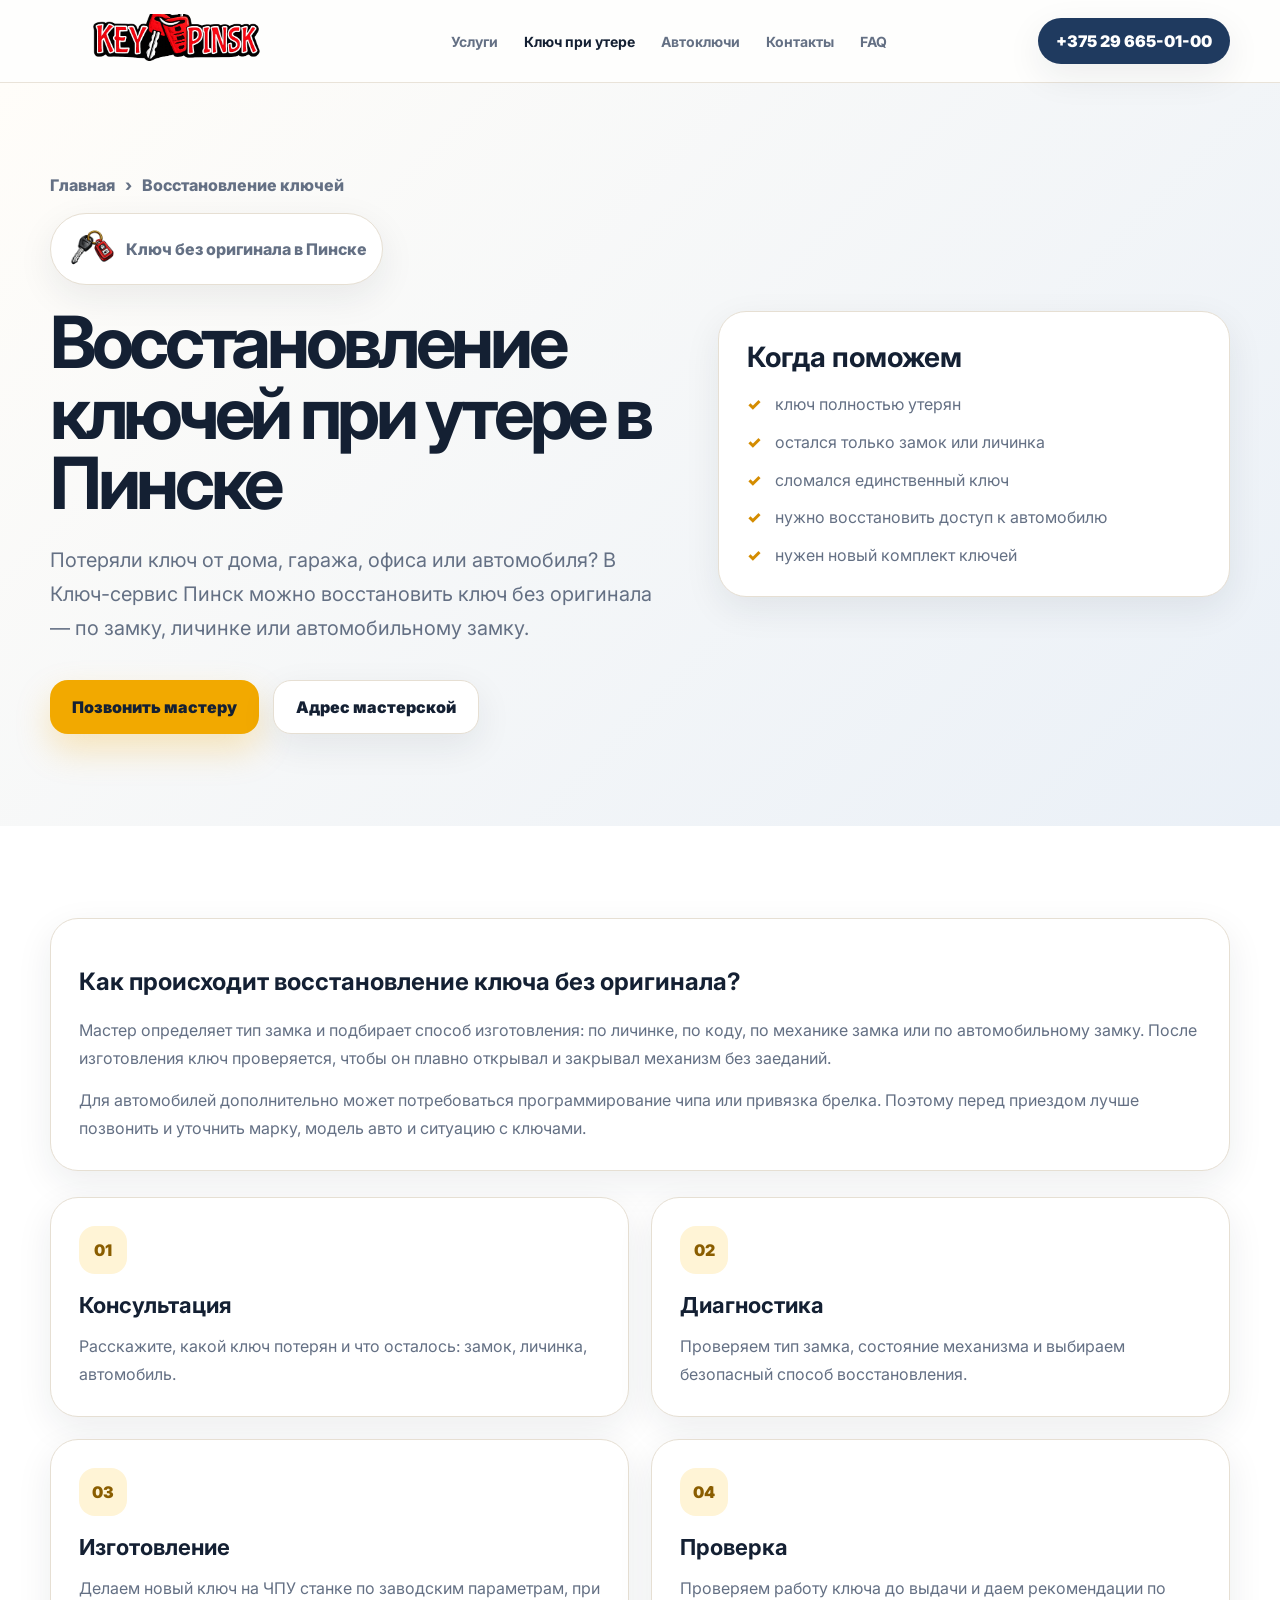
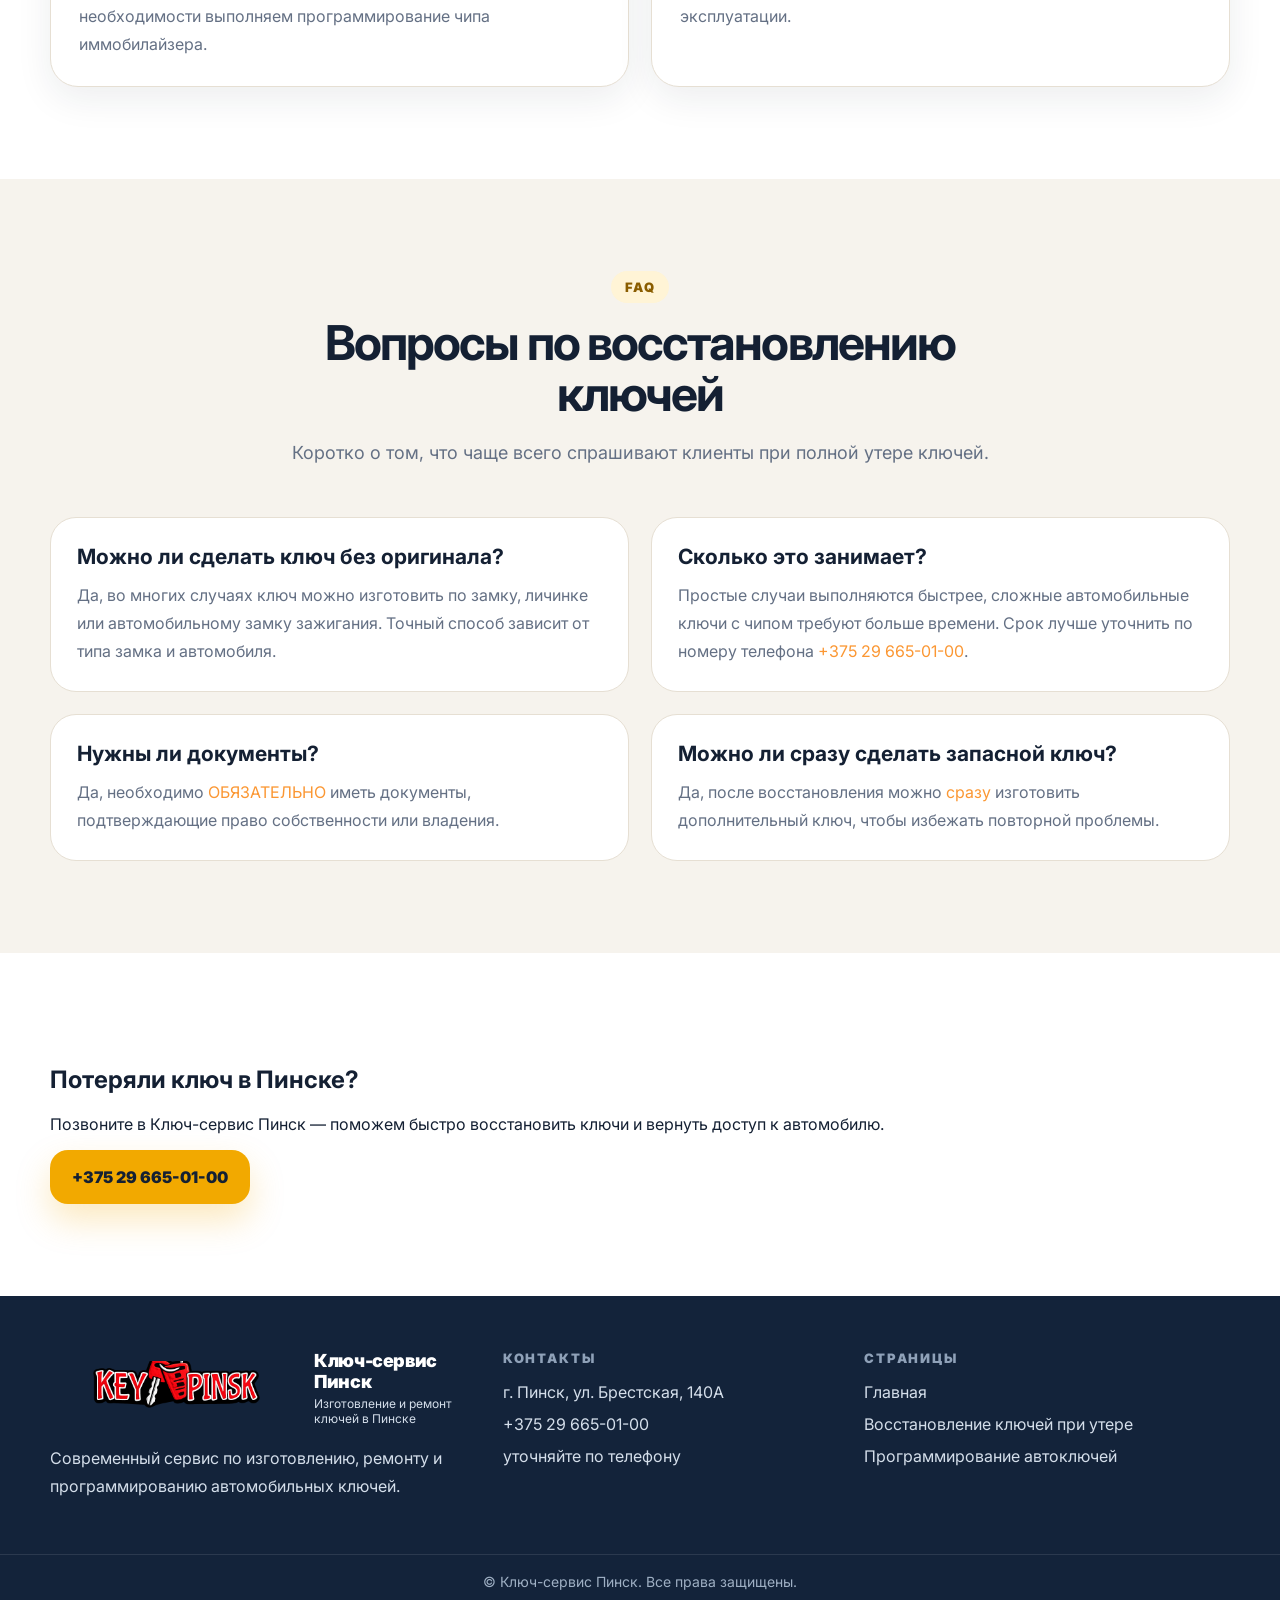
<file: lost-key-recovery.html>
<!DOCTYPE html>
<html lang="ru" data-theme="dark">
<head>
  <meta charset="UTF-8" />
  <meta name="viewport" content="width=device-width, initial-scale=1.0" />
  <link rel="icon" href="favicon/android-chrome-192x192.png" sizes="any">
  <link rel="icon" type="image/png" sizes="32x32" href="favicon/favicon-32x32.png?v=2">
  <link rel="icon" type="image/png" sizes="16x16" href="favicon-16x16.png?v=2">
  <link rel="apple-touch-icon" sizes="180x180" href="favicon/apple-touch-icon.png?v=2">
  <link rel="manifest" href="site.webmanifest">
  <title>Восстановление ключей при утере в Пинске | Ключ без оригинала — Ключ-сервис Пинск</title>
  <meta name="description" content="Восстановление ключей при утере в Пинске: изготовление ключа без оригинала по замку, личинке или автомобильному замку. Консультация, аккуратная работа, режим работы уточняйте по телефону." />
  <meta name="keywords" content="восстановление ключей Пинск, сделать ключ без оригинала, потерял ключ Пинск, ключ по замку, изготовление ключа при утере, Ключ-сервис Пинск" />
  <meta name="robots" content="index, follow, max-image-preview:large" />
  <meta name="theme-color" content="#08111f" />
  <meta property="og:locale" content="ru_RU" />
  <meta property="og:type" content="article" />
  <meta property="og:title" content="Восстановление ключей при утере в Пинске | Ключ-сервис Пинск" />
  <meta property="og:description" content="Сделаем ключ без оригинала по замку или личинке. Помогаем при утере ключей от дома, гаража и автомобиля в Пинске." />
  <meta property="og:site_name" content="Ключ-сервис Пинск" />
  <meta name="twitter:card" content="summary_large_image" />
  <meta name="twitter:title" content="Восстановление ключей при утере в Пинске" />
  <meta name="twitter:description" content="Изготовление ключа без оригинала по замку или личинке. Ключ-сервис Пинск, режим работы уточняйте по телефону." />
  <link rel="canonical" href="https://key-service-pinsk.by/lost-key-recovery.html" />
  <link rel="preconnect" href="https://fonts.googleapis.com" />
  <link rel="preconnect" href="https://fonts.gstatic.com" crossorigin />
  <link href="https://fonts.googleapis.com/css2?family=Inter:wght@400;500;600;700;800;900&display=swap" rel="stylesheet" />
  <link rel="stylesheet" href="styles.css" />
  <script type="application/ld+json">
    {
      "@context": "https://schema.org",
      "@graph": [
        {
          "@type": "Service",
          "@id": "https://key-service-pinsk.by/lost-key-recovery.html#service",
          "name": "Восстановление ключей при утере в Пинске",
          "serviceType": "Изготовление ключа без оригинала по замку или личинке",
          "areaServed": "Пинск",
          "provider": {
            "@type": "AutoLocksmith",
            "name": "Ключ-сервис Пинск",
            "telephone": "+375296650100",
            "address": {
              "@type": "PostalAddress",
              "addressLocality": "Пинск",
              "streetAddress": "ул. Брестская, 140А",
              "addressCountry": "BY"
            }
          },
          "description": "Восстановление ключей при утере: изготовление нового ключа без оригинала по замку, личинке или автомобильному замку."
        },
        {
          "@type": "FAQPage",
          "@id": "https://key-service-pinsk.by/lost-key-recovery.html#faq",
          "mainEntity": [
            {
              "@type": "Question",
              "name": "Можно ли сделать ключ, если оригинал потерян?",
              "acceptedAnswer": {
                "@type": "Answer",
                "text": "Да, во многих случаях ключ можно восстановить по замку, личинке или автомобильному замку без оригинала."
              }
            },
            {
              "@type": "Question",
              "name": "Что нужно взять с собой для восстановления ключа?",
              "acceptedAnswer": {
                "@type": "Answer",
                "text": "Лучше взять замок, личинку или автомобиль, а также документы, подтверждающие право собственности, если речь идет об автомобиле или вскрытии."
              }
            }
          ]
        }
      ]
    }
  </script>
</head>
<body data-theme="dark">
  <header class="header" id="top">
    <div class="container header__inner">
      <a href="index.html" class="logo" aria-label="Ключ-сервис Пинск">
       <span class="logo__icon">
          <img src="assets/logo.png" alt="Логотип Ключ-сервис Пинск" width="56" height="56">
        </span>
      </a>
      <nav class="nav" id="nav">
        <a href="index.html#services">Услуги</a>
        <a href="lost-key-recovery.html" aria-current="page">Ключ при утере</a>
        <a href="car-key-programming.html">Автоключи</a>
        <a href="index.html#contacts">Контакты</a>
        <a href="index.html#faq">FAQ</a>
      </nav>
      <div class="header__actions">
        <a class="phone-link" href="tel:+375296650100">+375 29 665-01-00</a>
       <button class="burger" id="burger" aria-label="Открыть меню" aria-expanded="false"><span></span><span></span><span></span></button>
      </div>
    </div>
    <div class="mobile-menu" id="mobileMenu">
      <div class="container mobile-menu__inner">
        <a href="index.html#services">Услуги</a>
        <a href="lost-key-recovery.html">Ключ при утере</a>
        <a href="car-key-programming.html">Автоключи</a>
        <a href="index.html#contacts">Контакты</a>
        <a href="tel:+375296650100" class="mobile-menu__phone">+375 29 665-01-00</a>
      </div>
    </div>
  </header>

  <main>
    <section class="page-hero section">
      <div class="hero__shape hero__shape--left"></div>
      <div class="hero__shape hero__shape--right"></div>
      <div class="container page-hero__grid">
        <div class="reveal">
          <div class="breadcrumbs"><a href="index.html">Главная</a><span>›</span><span>Восстановление ключей</span></div>
          <div class="hero__badge">
            <img src="assets/logo-2.png" alt="Логотип Ключ-сервис Пинск">
            <span>Ключ без оригинала в Пинске</span>
          </div>
          <h1>Восстановление ключей при утере в Пинске</h1>
          <p class="hero__text">Потеряли ключ от дома, гаража, офиса или автомобиля? В Ключ-сервис Пинск можно восстановить ключ без оригинала — по замку, личинке или автомобильному замку.</p>
          <div class="hero__buttons">
            <a class="btn btn--accent" href="tel:+375296650100">Позвонить мастеру</a>
            <a class="btn btn--light" href="index.html#contacts">Адрес мастерской</a>
          </div>
        </div>
        <aside class="service-summary reveal reveal-delay-1">
          <h2>Когда поможем</h2>
          <ul>
            <li>ключ полностью утерян</li>
            <li>остался только замок или личинка</li>
            <li>сломался единственный ключ</li>
            <li>нужно восстановить доступ к автомобилю</li>
            <li>нужен новый комплект ключей</li>
          </ul>
        </aside>
      </div>
    </section>

    <section class="section section--white">
      <div class="container page-content">
        <article class="content-card reveal">
          <h2>Как происходит восстановление ключа без оригинала?</h2>
          <p>Мастер определяет тип замка и подбирает способ изготовления: по личинке, по коду, по механике замка или по автомобильному замку. После изготовления ключ проверяется, чтобы он плавно открывал и закрывал механизм без заеданий.</p>
          <p>Для автомобилей дополнительно может потребоваться программирование чипа или привязка брелка. Поэтому перед приездом лучше позвонить и уточнить марку, модель авто и ситуацию с ключами.</p>
        </article>
        <div class="steps-grid">
          <div class="step-card reveal"><span>01</span><h3>Консультация</h3><p>Расскажите, какой ключ потерян и что осталось: замок, личинка, автомобиль.</p></div>
          <div class="step-card reveal"><span>02</span><h3>Диагностика</h3><p>Проверяем тип замка, состояние механизма и выбираем безопасный способ восстановления.</p></div>
          <div class="step-card reveal"><span>03</span><h3>Изготовление</h3><p>Делаем новый ключ на ЧПУ станке по заводским параметрам, при необходимости выполняем программирование чипа иммобилайзера.</p></div>
          <div class="step-card reveal"><span>04</span><h3>Проверка</h3><p>Проверяем работу ключа до выдачи и даем рекомендации по эксплуатации.</p></div>
        </div>
      </div>
    </section>

    <section class="section">
      <div class="container">
        <div class="section-heading reveal">
          <div class="section-badge">FAQ</div>
          <h2>Вопросы по восстановлению ключей</h2>
          <p>Коротко о том, что чаще всего спрашивают клиенты при полной утере ключей.</p>
        </div>
        <div class="faq-grid">
          <article class="faq-card reveal"><h3>Можно ли сделать ключ без оригинала?</h3><p>Да, во многих случаях ключ можно изготовить по замку, личинке или автомобильному замку зажигания. Точный способ зависит от типа замка и автомобиля.</p></article>
          <article class="faq-card reveal"><h3>Сколько это занимает?</h3><p>Простые случаи выполняются быстрее, сложные автомобильные ключи с чипом требуют больше времени. Срок лучше уточнить по номеру телефона <a style="color: #fb9733;" href="tel:+375296650100">+375 29 665-01-00</a>.</p></article>
          <article class="faq-card reveal"><h3>Нужны ли документы?</h3><p>Да, необходимо <span style="color: #fb9733;">ОБЯЗАТЕЛЬНО</span> иметь документы, подтверждающие право собственности или владения.</p></article>
          <article class="faq-card reveal"><h3>Можно ли сразу сделать запасной ключ?</h3><p>Да, после восстановления можно <span style="color: #fb9733;">сразу</span> изготовить дополнительный ключ, чтобы избежать повторной проблемы.</p></article>
        </div>
      </div>
    </section>

    <section class="section section--white">
      <div class="container cta-card reveal">
        <h2>Потеряли ключ в Пинске?</h2>
        <p>Позвоните в Ключ-сервис Пинск — поможем быстро восстановить ключи и вернуть доступ к автомобилю.</p>
        <a class="btn btn--accent" href="tel:+375296650100">+375 29 665-01-00</a>
      </div>
    </section>
  </main>

  <footer class="footer">
    <div class="container footer__grid">
      <div>
        <div class="logo logo--footer">
          <span class="logo__icon">
          <img src="assets/logo.png" alt="Логотип Ключ-сервис Пинск" width="56" height="56">
        </span>
          <span class="logo__text">
            <strong>Ключ-сервис Пинск</strong>
            <small>Изготовление и ремонт ключей в Пинске</small>
          </span>
        </div>
        <p class="footer__text">Современный сервис по изготовлению, ремонту и программированию автомобильных ключей.</p></div>
      <div><p class="footer__title">Контакты</p><div class="footer__links"><span>г. Пинск, ул. Брестская, 140А</span><a href="tel:+375296650100">+375 29 665-01-00</a><span>уточняйте по телефону</span></div></div>
      <div><p class="footer__title">Страницы</p><div class="footer__links"><a href="index.html">Главная</a><a href="lost-key-recovery.html">Восстановление ключей при утере</a><a href="car-key-programming.html">Программирование автоключей</a></div></div>
    </div>
    <div class="footer__bottom">© Ключ-сервис Пинск. Все права защищены.</div>
  </footer>
  <script src="script.js"></script>

  <a class="mobile-call-sticky" href="tel:+375296650100" aria-label="Позвонить +375 29 665-01-00">
    <span class="mobile-call-sticky__icon" aria-hidden="true">☎</span>
    <span>Позвонить</span>
    <strong>+375 29 665-01-00</strong>
  </a>

</body>
</html>
</file>
<file: styles.css>
:root {
  --bg: #f6f3ed;
  --surface: #ffffff;
  --surface-soft: #fbfaf7;
  --ink: #142033;
  --muted: #647084;
  --line: #e6dfd3;
  --accent: #f2a900;
  --accent-dark: #d48c00;
  --blue: #1f3a5f;
  --blue-soft: #eaf0f7;
  --shadow: 0 22px 60px rgba(20,32,51,.10);
  --shadow-soft: 0 12px 36px rgba(20,32,51,.08);
  --radius: 28px;
  --container: 1180px;
}
* { box-sizing: border-box; }
html { scroll-behavior: smooth; }
body { margin: 0; font-family: Inter, system-ui, -apple-system, BlinkMacSystemFont, "Segoe UI", sans-serif; background: var(--bg); color: var(--ink); }
a { color: inherit; text-decoration: none; }
img, svg, iframe { display: block; max-width: 100%; }
button { font: inherit; border: 0; background: none; cursor: pointer; }
.container { width: min(var(--container), calc(100% - 36px)); margin: 0 auto; }
.header { position: sticky; top: 0; z-index: 100; background: rgba(255,255,255,.88); backdrop-filter: blur(18px); border-bottom: 1px solid rgba(230,223,211,.85); }
.header__inner { min-height: 82px; display: flex; align-items: center; justify-content: space-between; gap: 24px; }
.logo { display: inline-flex; align-items: center; gap: 14px; min-width: 0; }
.logo__icon { width: 250px; height: 54px; overflow: hidden; flex: 0 0 auto; }
.logo__icon img { width: 100%; height: 100%; object-fit: cover; }
.logo__text { display: flex; flex-direction: column; gap: 4px; }
.logo__text strong { font-size: 18px; font-weight: 900; letter-spacing: -.02em; }
.logo__text small { color: var(--muted); font-size: 12px; }
.nav { display: flex; align-items: center; gap: 26px; }
.nav a { color: var(--muted); font-weight: 700; font-size: 14px; }
.nav a:hover, .nav a[aria-current="page"] { color: var(--ink); }
.header__actions { display: flex; align-items: center; gap: 12px; }
.phone-link { display: inline-flex; align-items: center; gap: 10px; padding: 13px 18px; border-radius: 999px; background: var(--blue); color: #fff; font-weight: 900; box-shadow: var(--shadow-soft); }
.phone-link svg { width: 16px; height: 16px; fill: var(--accent); }
.burger { display: none; width: 48px; height: 48px; align-items: center; justify-content: center; flex-direction: column; gap: 5px; border: 1px solid var(--line); border-radius: 16px; background: #fff; }
.burger span { width: 21px; height: 2px; border-radius: 10px; background: var(--ink); transition: .22s; }
.burger.is-active span:nth-child(1) { transform: translateY(7px) rotate(45deg); }
.burger.is-active span:nth-child(2) { opacity: 0; }
.burger.is-active span:nth-child(3) { transform: translateY(-7px) rotate(-45deg); }
.mobile-menu { display: none; background: #fff; border-top: 1px solid var(--line); }
.mobile-menu.is-open { display: block; }
.mobile-menu__inner { padding: 16px 0 20px; display: grid; gap: 8px; }
.mobile-menu__inner a { padding: 14px 16px; border-radius: 16px; font-weight: 800; color: var(--ink); }
.mobile-menu__inner a:hover { background: var(--blue-soft); }
.mobile-menu__phone { text-align: center; background: var(--blue); color: #fff !important; }
.section { padding: 92px 0; position: relative; }
.section--white { background: var(--surface); }
.section-heading { max-width: 760px; margin: 0 auto 48px; text-align: center; }
.section-badge { display: inline-flex; align-items: center; margin-bottom: 14px; padding: 8px 14px; border-radius: 999px; background: #fff4d6; color: #8a5d00; font-size: 13px; font-weight: 900; text-transform: uppercase; letter-spacing: .08em; }
.section-heading h2 { margin: 0; font-size: clamp(32px,4vw,48px); line-height: 1.08; letter-spacing: -.04em; }
.section-heading p { margin: 18px 0 0; color: var(--muted); font-size: 18px; line-height: 1.7; }
.hero { overflow: hidden; padding: 72px 0 84px; background: radial-gradient(circle at 8% 20%, #fff0c7 0 18%, transparent 38%), linear-gradient(135deg, #fffdf9 0%, #f6f3ed 58%, #eaf0f7 100%); }
.hero__grid { display: grid; grid-template-columns: 1.05fr .95fr; gap: 56px; align-items: center; }
.hero__badge { display: inline-flex; align-items: center; gap: 10px; padding: 10px 15px; border-radius: 999px; background: #fff; border: 1px solid var(--line); box-shadow: var(--shadow-soft); color: var(--muted); font-weight: 800; }
.hero__badge img { width: 50px; height: 50px; border-radius: 8px; }
.hero h1, .page-hero h1 { margin: 22px 0 0; font-size: clamp(42px,6vw,72px); line-height: .98; letter-spacing: -.06em; }
.hero__text { max-width: 690px; margin: 24px 0 0; color: var(--muted); font-size: 20px; line-height: 1.72; }
.hero__buttons { display: flex; flex-wrap: wrap; gap: 14px; margin-top: 34px; }
.hero__stats { display: flex; flex-wrap: wrap; gap: 10px; margin-top: 30px; }
.hero__stats span { padding: 10px 14px; border-radius: 999px; background: #fff; border: 1px solid var(--line); color: var(--muted); font-size: 14px; font-weight: 800; }
.btn { display: inline-flex; align-items: center; justify-content: center; min-height: 54px; padding: 13px 22px; border-radius: 18px; font-weight: 900; transition: .22s; }
.btn:hover { transform: translateY(-2px); }
.btn--accent { background: var(--accent); color: var(--ink); box-shadow: 0 16px 34px rgba(242,169,0,.25); }
.btn--accent:hover { background: #ffc342; }
.btn--light, .btn--ghost { background: #fff; color: var(--ink); border: 1px solid var(--line); box-shadow: var(--shadow-soft); }
.btn--dark { background: var(--blue); color: #fff; }
.hero-card { position: relative; border-radius: 36px; padding: 18px; background: rgba(255,255,255,.74); border: 1px solid #fff; box-shadow: var(--shadow); }
.hero-card__main {border-radius: 28px; padding: 28px; color: #fff; display: flex; flex-direction: column; justify-content: space-between; overflow: hidden; position: relative; }
.hero-card__main::after { content:""; position:absolute; right:-80px; bottom:-90px; width:260px; height:260px; border-radius:50%; background: rgba(242,169,0,.22); }
.hero-card__top { display:flex; justify-content:space-between; gap:18px; align-items:flex-start; position:relative; z-index:1; }
.hero-card__icon { width: 76px; height: 76px; border-radius: 24px; overflow:hidden; background:#fff; }
.hero-card__icon img { width:100%; height:100%; object-fit:cover; }
.hero-card__top span { padding: 10px 14px; border-radius:999px; background:rgba(255,255,255,.12); color:#d7e0eb; font-weight:800; }
.hero-card__label { margin: 0 0 12px; color: var(--accent); font-size: 12px; letter-spacing: .18em; text-transform: uppercase; font-weight: 900; }
.hero-card__main h2 { margin: 0; font-size: clamp(30px,4vw,44px); line-height: 1.08; letter-spacing:-.04em; }
.hero-card__desc { max-width: 430px; margin: 16px 0 0; color:#c9d5e2; line-height:1.7; }
.hero-card__side { display:grid; grid-template-columns:1fr 1fr; gap:14px; margin-top:14px; }
.mini-card { padding:22px; border-radius:24px; background:#fff; border:1px solid var(--line); }
.mini-card p, .mini-card span { margin:0; color:var(--muted); line-height:1.55; }
.mini-card strong { display:block; margin:10px 0; font-size:34px; line-height:1; }
.mini-card--accent { background:#fff4d6; border-color:#ffe2a1; }
.cards-grid { display:grid; grid-template-columns:repeat(3,minmax(0,1fr)); gap:22px; }
.cards-grid--services { grid-template-columns:repeat(4,minmax(0,1fr)); }
.card, .feature-card, .review-card, .content-card, .step-card, .service-summary { background: var(--surface); border: 1px solid var(--line); border-radius: var(--radius); padding: 28px; box-shadow: var(--shadow-soft); transition: .25s; }
.card:hover, .feature-card:hover, .review-card:hover, .step-card:hover { transform: translateY(-5px); box-shadow: var(--shadow); }
.card__icon, .feature-card__icon { width: 54px; height: 54px; display:grid; place-items:center; border-radius:18px; background: var(--blue-soft); color: var(--blue); font-size:22px; font-weight:900; }
.card__icon svg { width:26px; height:26px; fill:currentColor; }
.card h3, .feature-card h3, .review-card strong { margin:22px 0 0; font-size:22px; line-height:1.2; }
.card p, .feature-card p, .review-card p, .content-card p, .step-card p { margin:14px 0 0; color:var(--muted); line-height:1.75; }
.card__link { display:inline-flex; margin-top:16px; color:var(--accent-dark); font-weight:900; }
.image-strip { display:grid; grid-template-columns: 1.2fr .8fr; gap:22px; margin-top:28px; }
.image-placeholder { min-height:260px; border-radius:32px; border:2px dashed #d5cabc; background: linear-gradient(135deg,#fff,#f0ede7); display:grid; place-items:center; color:var(--muted); font-weight:900; text-align:center; padding:24px; }
.contacts-grid { display:grid; grid-template-columns:.9fr 1.1fr; gap:24px; }
.contacts-card { background: var(--blue); color:#fff; border-radius:32px; padding:34px; box-shadow:var(--shadow); }
.contacts-card h3 { margin:0 0 26px; font-size:32px; }
.contact-item + .contact-item { margin-top:20px; }
.contact-item strong { display:block; margin-bottom:8px; color:#fff; }
.contact-item span, .contact-item a { color:#d4deea; line-height:1.65; }
.contacts-card__actions { display:flex; flex-wrap:wrap; gap:12px; margin-top:30px; }
.contacts-card .btn--ghost { background:rgba(255,255,255,.08); color:#fff; border-color:rgba(255,255,255,.16); }
.map-card { min-height:430px; overflow:hidden; border-radius:32px; border:1px solid var(--line); box-shadow:var(--shadow-soft); background:#fff; }
.map-card iframe { width:100%; height:100%; min-height:430px; border:0; }
.faq-grid, .steps-grid { display:grid; grid-template-columns: repeat(2,minmax(0,1fr)); gap:22px; }
.faq-card { background:#fff; border:1px solid var(--line); border-radius:26px; padding:26px; }
.faq-card h3 { margin:0; font-size:21px; }
.faq-card p { margin:12px 0 0; color:var(--muted); line-height:1.75; }
.seo-text { max-width:980px; margin:0 auto; padding:32px; border-radius:30px; background:#fff; border:1px solid var(--line); box-shadow:var(--shadow-soft); }
.seo-text p { margin:0; color:var(--muted); line-height:1.85; font-size:17px; }
.seo-text p + p { margin-top:16px; }
.page-hero { background: linear-gradient(135deg,#fffdf9,#eaf0f7); overflow:hidden; }
.page-hero__grid { display:grid; grid-template-columns: 1.1fr .9fr; gap:42px; align-items:center; }
.breadcrumbs { display:flex; flex-wrap:wrap; gap:10px; color:var(--muted); font-weight:800; margin-bottom:18px; }
.service-summary h2 { margin:0 0 18px; font-size:28px; }
.service-summary ul { margin:0; padding:0; list-style:none; display:grid; gap:12px; }
.service-summary li { padding-left:28px; position:relative; color:var(--muted); line-height:1.6; }
.service-summary li::before { content:"✓"; position:absolute; left:0; top:0; color:var(--accent-dark); font-weight:900; }
.page-content { display:grid; gap:26px; }
.step-card span { display:inline-flex; width:48px; height:48px; align-items:center; justify-content:center; border-radius:16px; background:#fff4d6; color:#8a5d00; font-weight:900; }
.step-card h3 { margin:18px 0 0; font-size:22px; }
.footer { background: #13233a; color:#d4deea; }
.footer__grid { display:grid; grid-template-columns:1.15fr .9fr 1fr; gap:32px; padding:54px 0; }
.footer .logo__text strong { color:#fff; }
.footer .logo__text small, .footer__text, .footer__links span, .footer__links a { color:#d4deea; }
.footer__text { margin:18px 0 0; line-height:1.75; max-width:410px; }
.footer__title { margin:0 0 16px; color:#8fa1b8; font-size:13px; font-weight:900; text-transform:uppercase; letter-spacing:.14em; }
.footer__links { display:grid; gap:12px; }
.footer__links a:hover { color:#fff; }
.footer__bottom { padding:18px; border-top:1px solid rgba(255,255,255,.10); text-align:center; color:#9fb0c4; font-size:14px; }
.reveal { opacity:0; transform:translateY(20px); transition: .6s ease; }
.reveal.is-visible { opacity:1; transform:none; }
.reveal-delay-1 { transition-delay:.1s; }
.mobile-call-sticky { display:none; }
@media (max-width: 1080px) { .nav { display:none; } .burger { display:flex; } .cards-grid--services, .cards-grid { grid-template-columns:repeat(2,minmax(0,1fr)); } .hero__grid, .page-hero__grid, .contacts-grid { grid-template-columns:1fr; } }
@media (max-width: 720px) {
  .container { width:min(100% - 28px, var(--container)); }
  body { padding-bottom:86px; }
  .section { padding:64px 0; }
  .header__inner { min-height:76px; }
  .logo__icon { width: 150px; height:48px; border-radius:16px; }
  .logo__text strong { font-size:16px; }
  .logo__text small { max-width:150px; white-space:nowrap; overflow:hidden; text-overflow:ellipsis; }
  .phone-link { display:none; }
  .hero { padding:48px 0 64px; }
  .hero h1, .page-hero h1 { font-size:44px; }
  .hero__text { font-size:18px; }
  .hero-card__side, .cards-grid--services, .cards-grid, .faq-grid, .steps-grid, .image-strip, .footer__grid { grid-template-columns:1fr; }
  .hero-card { padding:12px; border-radius:28px; }
  .hero-card__main { padding:22px; border-radius:22px; }
  .contacts-card, .card, .feature-card, .review-card, .content-card, .step-card, .service-summary { padding:24px; border-radius:24px; }
  .map-card, .map-card iframe { min-height:340px; }
  .mobile-call-sticky { position:fixed; left:14px; right:14px; bottom:14px; z-index:150; min-height:62px; display:flex; align-items:center; justify-content:center; gap:10px; padding:12px 16px; border-radius:22px; background:var(--accent); color:var(--ink); box-shadow:0 16px 40px rgba(20,32,51,.25); font-weight:900; }
  .mobile-call-sticky__icon { width:34px; height:34px; display:grid; place-items:center; border-radius:12px; background:rgba(255,255,255,.55); }
  .mobile-call-sticky strong { font-size:14px; }
}
@media (max-width: 420px) { .hero h1, .page-hero h1 { font-size:38px; } .hero__buttons .btn { width:100%; } .mobile-call-sticky { flex-wrap:wrap; row-gap:2px; } }

/* Social buttons in hero card */
.hero-socials {
  align-content: stretch;
}
.social-button {
  min-height: 128px;
  padding: 24px;
  border-radius: 28px;
  display: flex;
  align-items: center;
  gap: 16px;
  color: #fff;
  box-shadow: var(--shadow-sm);
  transition: transform .25s ease, box-shadow .25s ease, filter .25s ease;
}
.social-button:hover {
  transform: translateY(-4px);
  box-shadow: var(--shadow-md);
  filter: saturate(1.08);
}
.social-button--instagram {
  background: linear-gradient(135deg, #833ab4 0%, #fd1d1d 52%, #fcb045 100%);
}
.social-button--tiktok {
  background: linear-gradient(135deg, #010101 0%, #111827 52%, #25f4ee 140%);
}
.social-button__icon {
  width: 54px;
  height: 54px;
  flex: 0 0 auto;
  border-radius: 18px;
  display: grid;
  place-items: center;
  background: rgba(255,255,255,.18);
  font-size: 34px;
  font-weight: 900;
  line-height: 1;
}
.social-button span:last-child {
  display: flex;
  flex-direction: column;
  gap: 6px;
  min-width: 0;
}
.social-button strong {
  font-size: 24px;
  line-height: 1;
}
.social-button small {
  color: rgba(255,255,255,.82);
  font-size: 15px;
  font-weight: 700;
}
@media (max-width: 720px) {
  .social-button {
    min-height: 92px;
    padding: 20px;
  }
  .social-button strong {
    font-size: 22px;
  }
}


/* ===== HERO BACKGROUND FIX ===== */
.hero-card__main { position:relative; overflow:hidden; min-height:410px; padding:28px; border-radius:28px; color:#fff; display:flex; flex-direction:column; justify-content:space-between; background:#071521; }
.hero-card__main > .hero-bg { position:absolute; inset:0; z-index:0; width:100%; height:100%; max-width:none; object-fit:cover; object-position:center; pointer-events:none; user-select:none; }
.hero-card__main::before { content:""; position:absolute; inset:0; z-index:1; background:linear-gradient(90deg,rgba(4,15,27,.90) 0%,rgba(4,15,27,.72) 42%,rgba(4,15,27,.16) 100%); pointer-events:none; }
.hero-card__main::after { display:none; }
.hero-card__main > *:not(.hero-bg) { position:relative; z-index:2; }
.hero-card__top { position:relative; z-index:2; }
.hero-card__icon img { object-fit:contain; }
.hero-card__top span { color:#fff; background:rgba(255,255,255,.14); backdrop-filter:blur(8px); }
.hero-card__main h2 { max-width:680px; margin:auto 0 0; text-shadow:0 2px 18px rgba(0,0,0,.28); }
.hero-card__desc { max-width:470px; color:rgba(255,255,255,.86); text-shadow:0 2px 12px rgba(0,0,0,.30); }
@media (max-width:720px) {
 .hero-card__main { padding:22px; border-radius:22px; }
 .hero-card__main > .hero-bg { object-position:66% center; }
 .hero-card__main::before { background:linear-gradient(180deg,rgba(4,15,27,.22) 0%,rgba(4,15,27,.52) 44%,rgba(4,15,27,.94) 100%); }
 .hero-card__icon { width:64px; height:64px; border-radius:18px; }
 .hero-card__top span { padding:9px 12px; font-size:12px; }
 .hero-card__main h2 { font-size:clamp(30px,9vw,38px); }
 .hero-card__desc { font-size:15px; line-height:1.6; }
}
</file>
